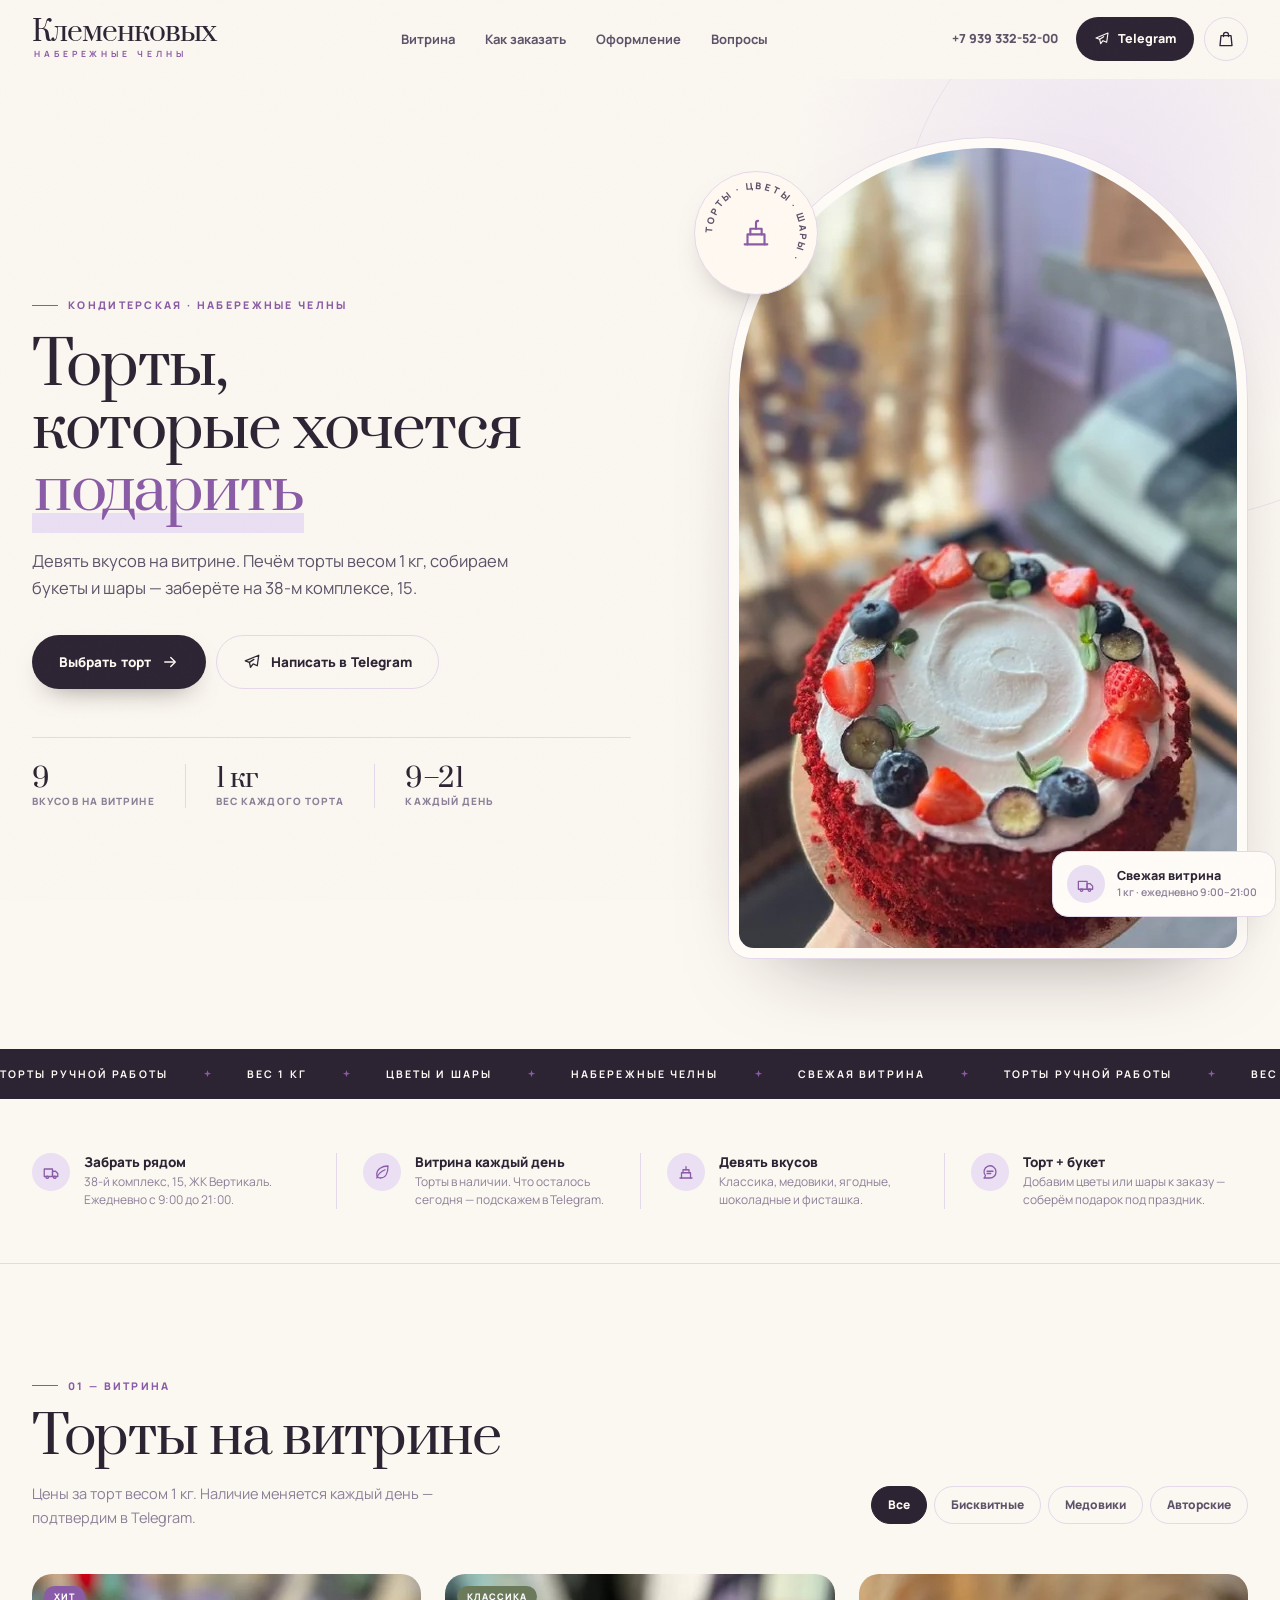
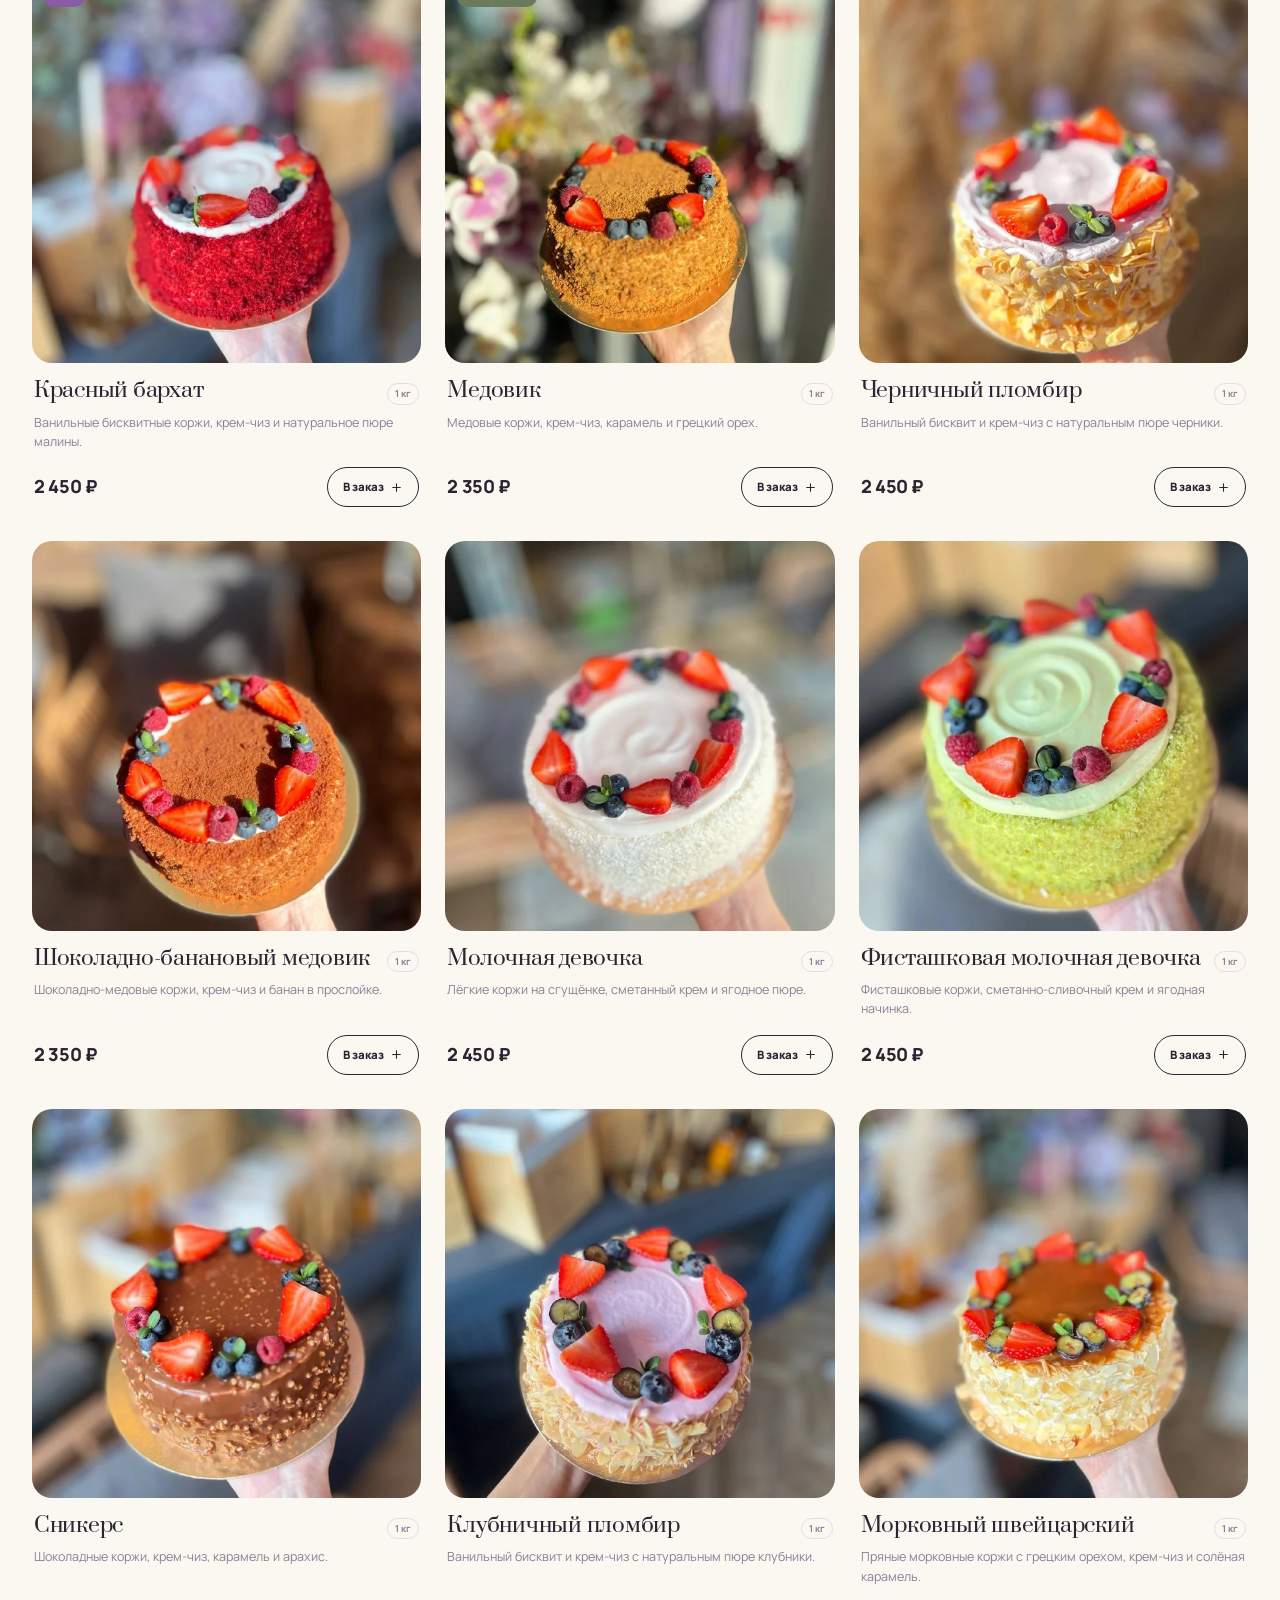
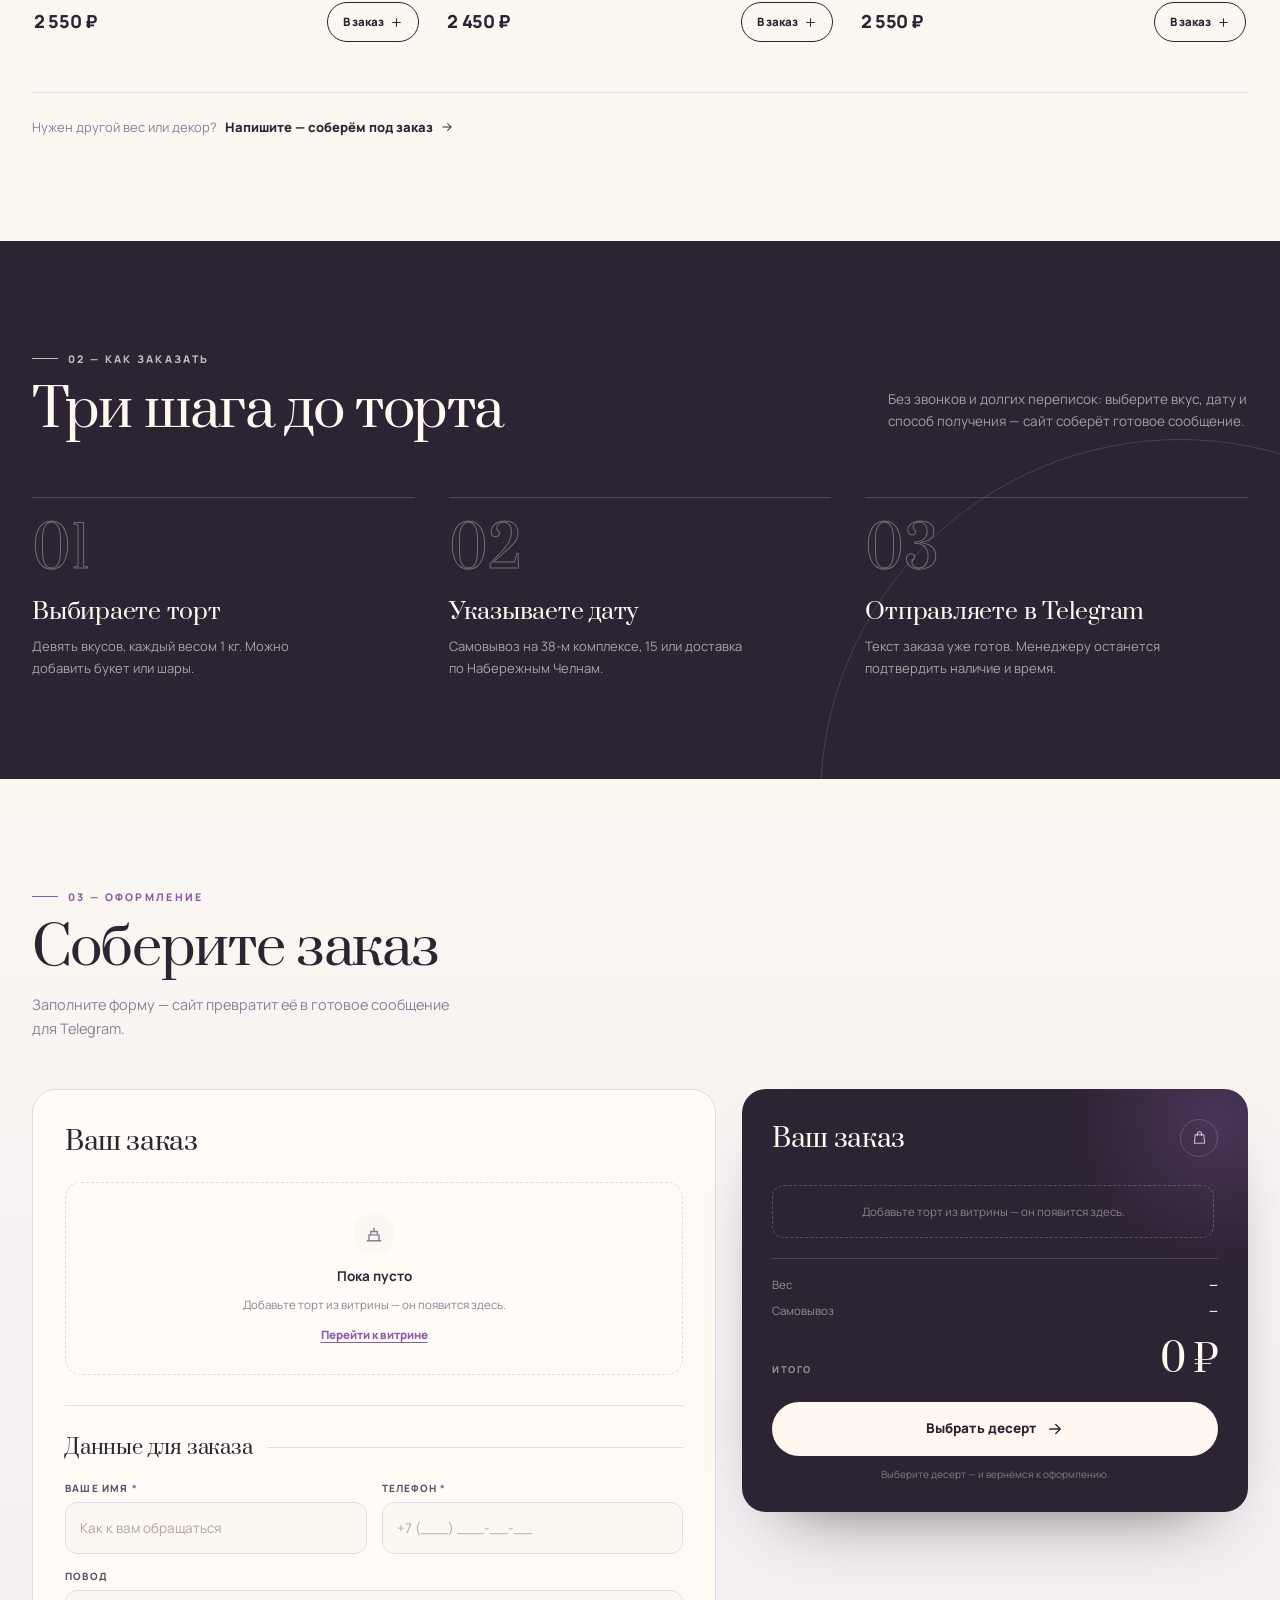
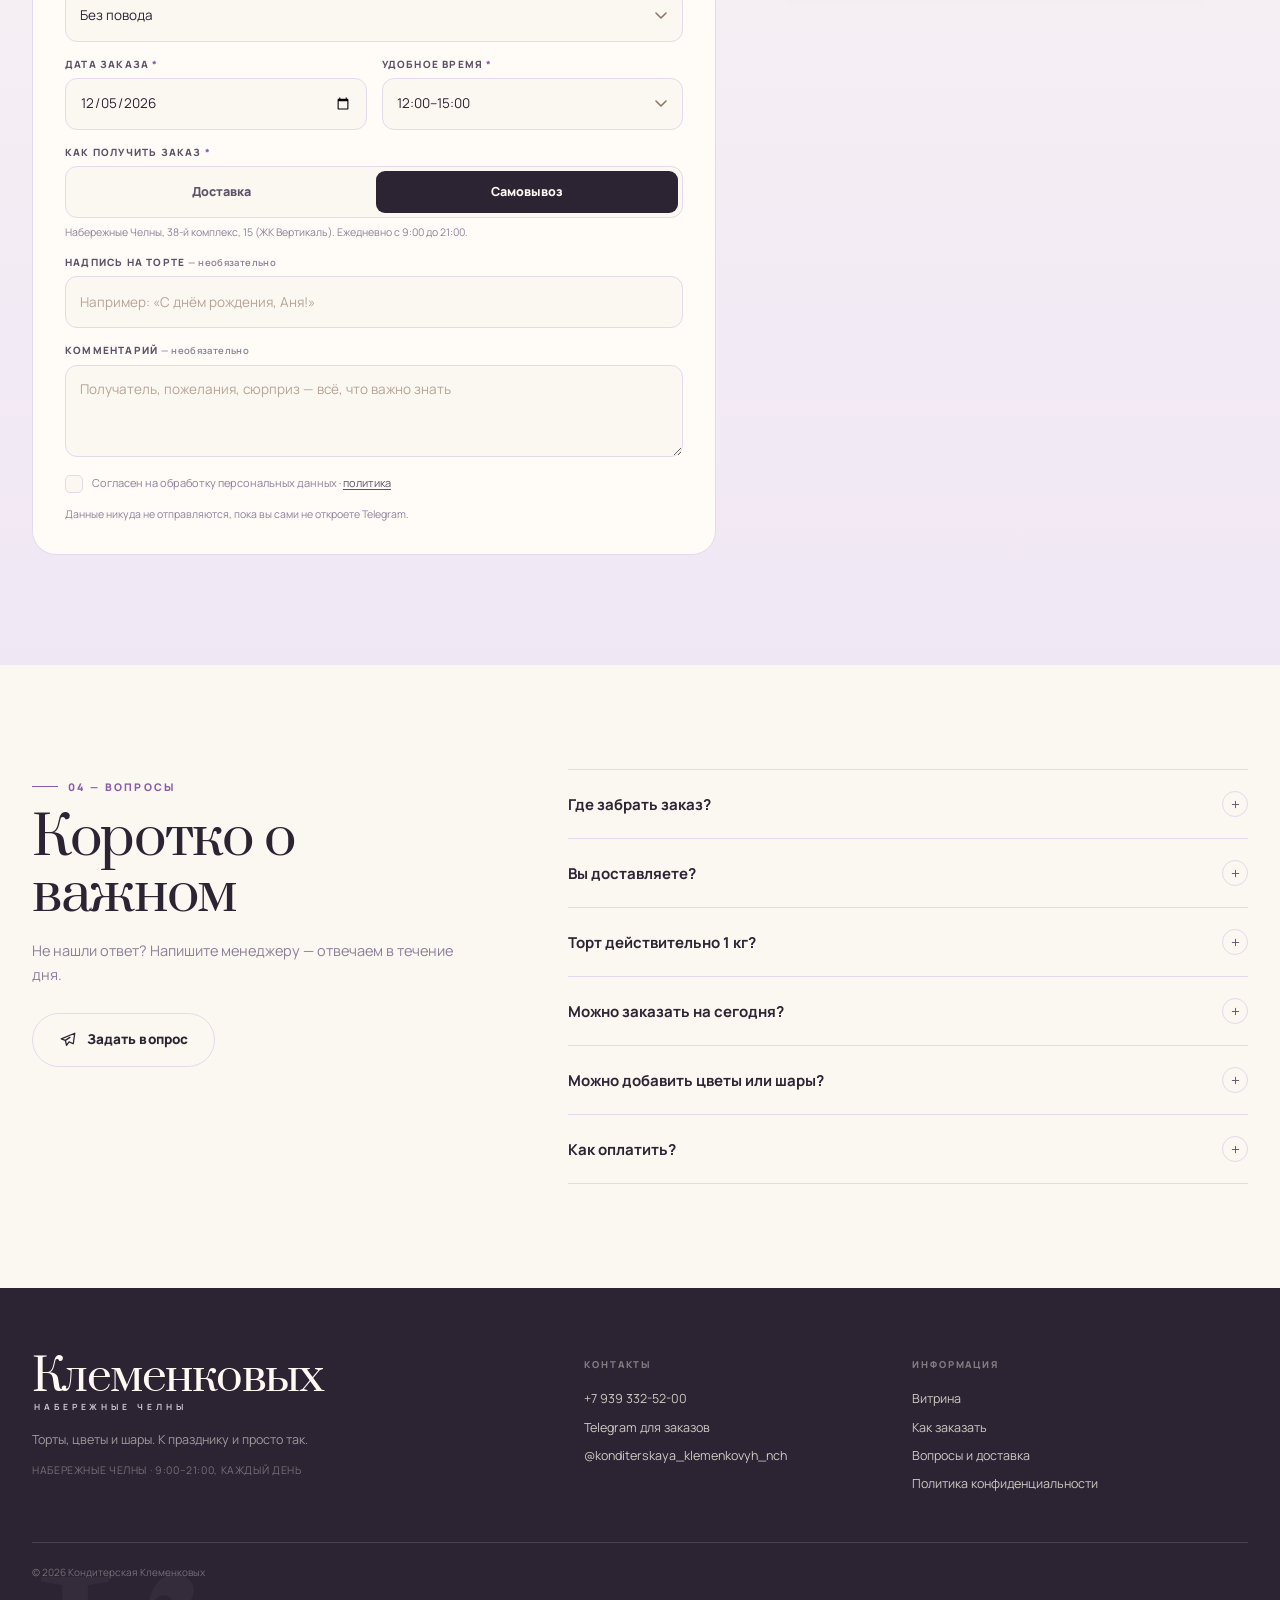
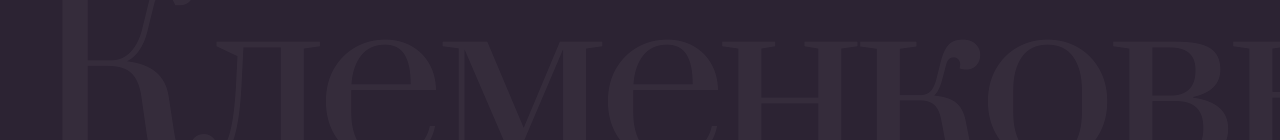
<file: index.html>
<!doctype html>
<html lang="ru">
<head>
  <meta charset="utf-8">
  <meta name="viewport" content="width=device-width, initial-scale=1">
  <title>Кондитерская Клеменковых — торты 1 кг в Набережных Челнах</title>
  <meta name="description" content="Домашние торты весом 1 кг: «Красный бархат», медовики, ягодные, шоколадные и фисташковые. Кондитерская на 38-м комплексе, 15. Заказ в Telegram.">
  <meta name="theme-color" content="#FBF7F1">
  <meta name="format-detection" content="telephone=no">

  <meta property="og:type" content="website">
  <meta property="og:locale" content="ru_RU">
  <meta property="og:site_name" content="Кондитерская Клеменковых">
  <meta property="og:title" content="Кондитерская Клеменковых — торты 1 кг в Набережных Челнах">
  <meta property="og:description" content="Домашние торты весом 1 кг: «Красный бархат», медовики, ягодные, шоколадные и фисташковые. Кондитерская на 38-м комплексе, 15. Заказ в Telegram.">
  <meta property="og:image" content="https://coderrrcoffee.github.io/klemenkovyh-site/assets/photos/og.jpg">
  <meta name="twitter:card" content="summary_large_image">

  <link rel="preconnect" href="https://fonts.googleapis.com">
  <link rel="preconnect" href="https://fonts.gstatic.com" crossorigin>
  <link href="https://fonts.googleapis.com/css2?family=Manrope:wght@400;500;600;700;800&family=Prata&display=swap" rel="stylesheet">
  <link rel="stylesheet" href="assets/style.css">
  <link rel="icon" id="favicon" href="data:image/svg+xml,%3Csvg%20xmlns%3D%22http%3A%2F%2Fwww.w3.org%2F2000%2Fsvg%22%20viewBox%3D%220%200%2064%2064%22%3E%3Crect%20width%3D%2264%22%20height%3D%2264%22%20rx%3D%2216%22%20fill%3D%22%23FBF7F1%22%2F%3E%3Ctext%20x%3D%2232%22%20y%3D%2244%22%20font-family%3D%22Georgia%2Cserif%22%20font-size%3D%2236%22%20text-anchor%3D%22middle%22%20fill%3D%22%238A5BA6%22%3E%D0%9A%3C%2Ftext%3E%3C%2Fsvg%3E">

  <script src="config.js"></script>
  <script>
    /* Красим интерфейс до первой отрисовки — без вспышки чужой темы. */
    (function () {
      var c = window.SITE_CONFIG;
      if (!c || !c.theme) return;
      var r = document.documentElement;
      Object.keys(c.theme).forEach(function (k) {
        r.style.setProperty('--' + k.replace(/[A-Z]/g, function (m) { return '-' + m.toLowerCase(); }), c.theme[k]);
      });
    })();
  </script>

  <script type="application/ld+json">{
  "@context": "https://schema.org",
  "@type": "Bakery",
  "name": "Кондитерская Клеменковых",
  "description": "Домашние торты весом 1 кг: «Красный бархат», медовики, ягодные, шоколадные и фисташковые. Кондитерская на 38-м комплексе, 15. Заказ в Telegram.",
  "telephone": "+79393325200",
  "priceRange": "2 350–2 550 ₽",
  "servesCuisine": "Десерты, торты, чизкейки",
  "sameAs": [
    "https://t.me/konditerskaya_klemenkovyh_nch",
    "https://t.me/konditerskaya_klemenkovyh"
  ],
  "address": {
    "@type": "PostalAddress",
    "addressLocality": "Набережные Челны",
    "addressCountry": "RU"
  },
  "openingHours": "Mo-Su 09:00-21:00",
  "url": "https://coderrrcoffee.github.io/klemenkovyh-site",
  "image": "https://coderrrcoffee.github.io/klemenkovyh-site/assets/photos/og.jpg",
  "hasOfferCatalog": {
    "@type": "OfferCatalog",
    "name": "Десерты",
    "itemListElement": [
      {
        "@type": "Offer",
        "position": 1,
        "price": 2450,
        "priceCurrency": "RUB",
        "availability": "https://schema.org/InStock",
        "itemOffered": {
          "@type": "Product",
          "name": "Красный бархат",
          "description": "Ванильные бисквитные коржи, крем-чиз и натуральное пюре малины.",
          "image": "https://coderrrcoffee.github.io/klemenkovyh-site/assets/photos/red-velvet.webp"
        }
      },
      {
        "@type": "Offer",
        "position": 2,
        "price": 2350,
        "priceCurrency": "RUB",
        "availability": "https://schema.org/InStock",
        "itemOffered": {
          "@type": "Product",
          "name": "Медовик",
          "description": "Медовые коржи, крем-чиз, карамель и грецкий орех.",
          "image": "https://coderrrcoffee.github.io/klemenkovyh-site/assets/photos/medovik.webp"
        }
      },
      {
        "@type": "Offer",
        "position": 3,
        "price": 2450,
        "priceCurrency": "RUB",
        "availability": "https://schema.org/InStock",
        "itemOffered": {
          "@type": "Product",
          "name": "Черничный пломбир",
          "description": "Ванильный бисквит и крем-чиз с натуральным пюре черники.",
          "image": "https://coderrrcoffee.github.io/klemenkovyh-site/assets/photos/blackberry.webp"
        }
      },
      {
        "@type": "Offer",
        "position": 4,
        "price": 2350,
        "priceCurrency": "RUB",
        "availability": "https://schema.org/InStock",
        "itemOffered": {
          "@type": "Product",
          "name": "Шоколадно-банановый медовик",
          "description": "Шоколадно-медовые коржи, крем-чиз и банан в прослойке.",
          "image": "https://coderrrcoffee.github.io/klemenkovyh-site/assets/photos/choc-banana.webp"
        }
      },
      {
        "@type": "Offer",
        "position": 5,
        "price": 2450,
        "priceCurrency": "RUB",
        "availability": "https://schema.org/InStock",
        "itemOffered": {
          "@type": "Product",
          "name": "Молочная девочка",
          "description": "Лёгкие коржи на сгущёнке, сметанный крем и ягодное пюре.",
          "image": "https://coderrrcoffee.github.io/klemenkovyh-site/assets/photos/milk-girl.webp"
        }
      },
      {
        "@type": "Offer",
        "position": 6,
        "price": 2450,
        "priceCurrency": "RUB",
        "availability": "https://schema.org/InStock",
        "itemOffered": {
          "@type": "Product",
          "name": "Фисташковая молочная девочка",
          "description": "Фисташковые коржи, сметанно-сливочный крем и ягодная начинка.",
          "image": "https://coderrrcoffee.github.io/klemenkovyh-site/assets/photos/pistachio.webp"
        }
      },
      {
        "@type": "Offer",
        "position": 7,
        "price": 2550,
        "priceCurrency": "RUB",
        "availability": "https://schema.org/InStock",
        "itemOffered": {
          "@type": "Product",
          "name": "Сникерс",
          "description": "Шоколадные коржи, крем-чиз, карамель и арахис.",
          "image": "https://coderrrcoffee.github.io/klemenkovyh-site/assets/photos/snickers.webp"
        }
      },
      {
        "@type": "Offer",
        "position": 8,
        "price": 2450,
        "priceCurrency": "RUB",
        "availability": "https://schema.org/InStock",
        "itemOffered": {
          "@type": "Product",
          "name": "Клубничный пломбир",
          "description": "Ванильный бисквит и крем-чиз с натуральным пюре клубники.",
          "image": "https://coderrrcoffee.github.io/klemenkovyh-site/assets/photos/strawberry.webp"
        }
      },
      {
        "@type": "Offer",
        "position": 9,
        "price": 2550,
        "priceCurrency": "RUB",
        "availability": "https://schema.org/InStock",
        "itemOffered": {
          "@type": "Product",
          "name": "Морковный швейцарский",
          "description": "Пряные морковные коржи с грецким орехом, крем-чиз и солёная карамель.",
          "image": "https://coderrrcoffee.github.io/klemenkovyh-site/assets/photos/carrot.webp"
        }
      }
    ]
  }
}</script>
</head>
<body>
  <a class="skip-link" href="#catalog">Перейти к витрине</a>

  <header class="site-header" id="top">
    <div class="wrap header-inner">
      <a class="logo" href="#top" aria-label="Кондитерская Клеменковых — на главную">
        <span class="logo-line1" data-bind="brand.logoLine1">cheesecake</span>
        <span class="logo-line2" data-bind="brand.logoLine2">kazan</span>
      </a>

      <nav class="nav" aria-label="Основная навигация">
        <a href="#catalog">Витрина</a>
        <a href="#how">Как заказать</a>
        <a href="#order">Оформление</a>
        <a href="#faq">Вопросы</a>
      </nav>

      <div class="header-actions">
        <a class="header-phone js-phone-link" href="tel:+79393325200" data-bind="contacts.phoneDisplay">+7 917 222-56-54</a>
        <a class="header-tg js-tg-link" href="https://t.me/konditerskaya_klemenkovyh" target="_blank" rel="noopener" aria-label="Написать в Telegram">
          <svg viewBox="0 0 24 24" fill="none" stroke="currentColor" stroke-width="1.7" stroke-linecap="round" stroke-linejoin="round" aria-hidden="true"><path d="M21 3 3 10.5l5.5 2L10 19l3.5-4.5L19 17 21 3Z"/><path d="m8.5 12.5 6-4"/></svg>
          <span>Telegram</span>
        </a>
        <button class="icon-btn" id="cartBtn" type="button" aria-label="Перейти к оформлению заказа">
          <svg viewBox="0 0 24 24" fill="none" stroke="currentColor" stroke-width="1.6" stroke-linecap="round" stroke-linejoin="round" aria-hidden="true"><path d="M6 8h12l1.2 12H4.8L6 8Z"/><path d="M9 9V7a3 3 0 0 1 6 0v2"/></svg>
          <span class="cart-count" data-cart-count hidden>0</span>
        </button>
      </div>
    </div>
  </header>

  <main>
    <!-- ── Первый экран ────────────────────────────────────── -->
    <section class="hero">
      <div class="wrap hero-grid">
        <div class="hero-copy">
          <p class="eyebrow" data-bind="hero.eyebrow">Кондитерская · Казань</p>
          <h1 data-bind-html="hero.titleHtml">Чизкейки и торты,<br>к которым не нужен <em>повод</em></h1>
          <p class="hero-text" data-bind="hero.text">Более 30 видов десертов. Готовим день в день и привозим бесплатно по Казани.</p>

          <div class="hero-actions">
            <a class="btn btn--primary" href="#catalog">
              <span data-bind="hero.primaryCta">Выбрать десерт</span>
              <svg viewBox="0 0 24 24" fill="none" stroke="currentColor" stroke-width="1.8" stroke-linecap="round" stroke-linejoin="round" aria-hidden="true"><path d="M5 12h13"/><path d="m13 6 6 6-6 6"/></svg>
            </a>
            <a class="btn btn--ghost js-tg-link" href="https://t.me/konditerskaya_klemenkovyh" target="_blank" rel="noopener">
              <svg viewBox="0 0 24 24" fill="none" stroke="currentColor" stroke-width="1.7" stroke-linecap="round" stroke-linejoin="round" aria-hidden="true"><path d="M21 3 3 10.5l5.5 2L10 19l3.5-4.5L19 17 21 3Z"/><path d="m8.5 12.5 6-4"/></svg>
              <span data-bind="hero.secondaryCta">Написать в Telegram</span>
            </a>
          </div>

          <div class="hero-stats" id="heroStats"></div>
        </div>

        <div class="hero-visual">
          <div class="hero-frame">
            <img data-bind-src="hero.image" data-bind-alt="hero.imageAlt" src="assets/photos/hero.webp" alt="Ассорти чизкейков" width="640" height="800" fetchpriority="high">
          </div>

          <div class="hero-sticker" aria-hidden="true">
            <svg class="sticker-ring" viewBox="0 0 120 120">
              <defs>
                <path id="stickerPath" d="M60,60 m-43,0 a43,43 0 1,1 86,0 a43,43 0 1,1 -86,0"/>
              </defs>
              <text>
                <textPath href="#stickerPath" startOffset="0" data-bind="hero.sticker">свежая выпечка · каждый день ·</textPath>
              </text>
            </svg>
            <span class="sticker-icon">
              <svg viewBox="0 0 24 24" fill="none" stroke="currentColor" stroke-width="1.5" stroke-linecap="round" stroke-linejoin="round" aria-hidden="true"><path d="M4 20h16"/><path d="M6 20v-7h12v7"/><path d="M8 13V9h8v4"/><path d="M12 9V5"/><path d="M12 5c0-1 .7-1.6 1.5-1.6"/></svg>
            </span>
          </div>

          <div class="hero-badge">
            <span class="hero-badge-icon">
              <svg viewBox="0 0 24 24" fill="none" stroke="currentColor" stroke-width="1.6" stroke-linecap="round" stroke-linejoin="round" aria-hidden="true"><path d="M3 8h11v10H3z"/><path d="M14 11h4l3 3v4h-7z"/><circle cx="7" cy="19" r="1.6"/><circle cx="17" cy="19" r="1.6"/></svg>
            </span>
            <span class="hero-badge-text">
              <strong data-bind="hero.badgeTitle">Бесплатная доставка</strong>
              <span data-bind="hero.badgeText">по Казани · день в день</span>
            </span>
          </div>
        </div>
      </div>
    </section>

    <div class="marquee" aria-hidden="true">
      <div class="marquee-track" id="marqueeTrack"></div>
    </div>

    <!-- ── Преимущества ────────────────────────────────────── -->
    <section class="trust" aria-label="Почему мы">
      <div class="wrap">
        <div class="trust-grid" id="trustGrid"></div>
      </div>
    </section>

    <!-- ── Витрина ─────────────────────────────────────────── -->
    <section class="section catalog" id="catalog">
      <div class="wrap">
        <div class="section-head">
          <div class="section-head-copy">
            <p class="eyebrow" data-bind="catalog.eyebrow">01 — Витрина</p>
            <h2 class="section-title" data-bind="catalog.title">Выберите свой десерт</h2>
            <p class="section-text" data-bind="catalog.text">Цены за десерт целиком или набор.</p>
          </div>
          <div class="filters" id="filters" role="group" aria-label="Категории десертов"></div>
        </div>

        <div class="catalog-grid" id="catalogGrid"></div>

        <noscript>
          <p class="catalog-noscript">Для выбора десертов включите JavaScript — или напишите нам в Telegram, и мы соберём заказ вручную.</p>
        </noscript>

        <p class="catalog-note">
          <span data-bind="catalog.note">Не нашли свой вкус?</span>
          <a class="js-tg-link" href="https://t.me/konditerskaya_klemenkovyh" target="_blank" rel="noopener">
            <span data-bind="catalog.noteLink">Напишите в Telegram — соберём под заказ</span>
            <svg viewBox="0 0 24 24" fill="none" stroke="currentColor" stroke-width="1.8" stroke-linecap="round" stroke-linejoin="round" aria-hidden="true"><path d="M5 12h13"/><path d="m13 6 6 6-6 6"/></svg>
          </a>
        </p>
      </div>
    </section>

    <!-- ── Как заказать ────────────────────────────────────── -->
    <section class="how" id="how">
      <div class="wrap">
        <div class="how-head">
          <div>
            <p class="eyebrow eyebrow--light" data-bind="steps.eyebrow">02 — Как заказать</p>
            <h2 class="section-title" data-bind="steps.title">Три шага до десерта</h2>
          </div>
          <p class="how-text" data-bind="steps.text">Выберите десерты, укажите детали — и отправьте готовый заказ в Telegram.</p>
        </div>
        <div class="how-grid" id="stepsGrid"></div>
      </div>
    </section>

    <!-- ── Оформление ──────────────────────────────────────── -->
    <section class="order-section" id="order">
      <div class="wrap">
        <div class="section-head">
          <div class="section-head-copy">
            <p class="eyebrow" data-bind="order.eyebrow">03 — Оформление</p>
            <h2 class="section-title" data-bind="order.title">Соберите заказ</h2>
            <p class="section-text" data-bind="order.text">Заполните форму — сайт превратит её в готовое сообщение для Telegram.</p>
          </div>
        </div>

        <div class="order-grid">
          <div class="order-card">
            <div class="order-card-head">
              <h3 data-bind="order.summaryTitle">Ваш заказ</h3>
              <span class="order-card-count" id="cartHeadCount"></span>
            </div>

            <div id="orderItems" aria-live="polite"></div>

            <div class="form-title">
              <h3 data-bind="order.formTitle">Данные для доставки</h3>
            </div>

            <form id="orderForm" novalidate autocomplete="on">
              <div class="form-grid">
                <div class="field" data-field="name">
                  <label for="name">Ваше имя <span class="req">*</span></label>
                  <input id="name" name="name" type="text" autocomplete="name" placeholder="Как к вам обращаться" maxlength="60">
                  <span class="field-error" id="nameError"></span>
                </div>

                <div class="field" data-field="phone">
                  <label for="phone">Телефон <span class="req">*</span></label>
                  <input id="phone" name="phone" type="tel" inputmode="tel" autocomplete="tel" placeholder="+7 (___) ___-__-__" maxlength="18">
                  <span class="field-error" id="phoneError"></span>
                </div>

                <div class="field field--full" data-field="occasion">
                  <label for="occasion">Повод</label>
                  <select id="occasion" name="occasion"></select>
                </div>

                <div class="field" data-field="date">
                  <label for="date"><span data-bind="delivery.dateLabel">Дата доставки</span> <span class="req">*</span></label>
                  <input id="date" name="date" type="date">
                  <span class="field-error" id="dateError"></span>
                </div>

                <div class="field" data-field="time">
                  <label for="time"><span data-bind="delivery.timeLabel">Удобное время</span> <span class="req">*</span></label>
                  <select id="time" name="time"></select>
                  <span class="field-hint" id="timeHint"></span>
                  <span class="field-error" id="timeError"></span>
                </div>

                <div class="field field--full" data-field="method">
                  <label><span data-bind="delivery.methodLabel">Способ получения</span> <span class="req">*</span></label>
                  <div class="segmented" role="radiogroup" aria-label="Способ получения">
                    <label>
                      <input type="radio" name="method" value="delivery" checked>
                      <span>Доставка</span>
                    </label>
                    <label>
                      <input type="radio" name="method" value="pickup">
                      <span>Самовывоз</span>
                    </label>
                  </div>
                  <span class="field-hint" id="pickupHint" hidden></span>
                </div>

                <div class="field field--full" data-field="pickupLocation" id="pickupLocationField" hidden>
                  <label for="pickupLocation"><span data-bind="delivery.pickupLocationLabel">Точка самовывоза</span> <span class="req">*</span></label>
                  <select id="pickupLocation" name="pickupLocation"></select>
                  <span class="field-error" id="pickupLocationError"></span>
                </div>

                <div class="field field--full" data-field="address" id="addressField">
                  <label for="address">Адрес доставки <span class="req">*</span></label>
                  <input id="address" name="address" type="text" autocomplete="street-address" placeholder="Улица, дом, квартира" maxlength="160">
                  <span class="field-error" id="addressError"></span>
                </div>

                <div class="field field--full" data-field="inscription" id="inscriptionField">
                  <label for="inscription">Надпись на торте <span class="optional">— необязательно</span></label>
                  <input id="inscription" name="inscription" type="text" placeholder="Например: «С днём рождения, Аня!»" maxlength="80">
                </div>

                <div class="field field--full" data-field="comment">
                  <label for="comment">Комментарий <span class="optional">— необязательно</span></label>
                  <textarea id="comment" name="comment" rows="3" placeholder="Получатель, пожелания, сюрприз — всё, что важно знать" maxlength="500"></textarea>
                </div>
              </div>

              <div class="consent-wrap" data-field="consent">
                <label class="consent">
                  <input type="checkbox" id="consent" name="consent">
                  <span><span data-bind="order.consent">Согласен на обработку персональных данных</span> · <a href="privacy.html" target="_blank" rel="noopener">политика</a></span>
                </label>
                <span class="field-error" id="consentError"></span>
              </div>

              <p class="form-note">Данные никуда не отправляются, пока вы сами не откроете Telegram.</p>
              <button type="submit" class="sr-only">Оформить заказ</button>
            </form>
          </div>

          <aside class="summary" id="summary" aria-label="Итог заказа">
            <div class="summary-head">
              <div>
                <h3 data-bind="order.summaryTitle">Ваш заказ</h3>
                <p class="summary-count" id="summaryCount"></p>
              </div>
              <span class="summary-icon" aria-hidden="true">
                <svg viewBox="0 0 24 24" fill="none" stroke="currentColor" stroke-width="1.5" stroke-linecap="round" stroke-linejoin="round"><path d="M6 8h12l1.2 12H4.8L6 8Z"/><path d="M9 9V7a3 3 0 0 1 6 0v2"/></svg>
              </span>
            </div>

            <div class="summary-list" id="summaryList"></div>

            <div class="summary-totals">
              <div class="summary-row"><span>Вес</span><b id="summaryWeight">—</b></div>
              <div class="summary-row"><span data-bind="delivery.summaryLabel">Доставка</span><b id="summaryDelivery">—</b></div>
              <div class="summary-total">
                <span>Итого</span>
                <strong id="summaryTotal">0 ₽</strong>
              </div>
            </div>

            <button class="btn btn--light" id="checkoutBtn" type="button">
              <span data-bind="order.submit">Оформить в Telegram</span>
              <svg viewBox="0 0 24 24" fill="none" stroke="currentColor" stroke-width="1.8" stroke-linecap="round" stroke-linejoin="round" aria-hidden="true"><path d="M5 12h13"/><path d="m13 6 6 6-6 6"/></svg>
            </button>
            <p class="summary-note" data-bind="order.submitNote">Откроется чат с продавцом, текст заказа уже будет вставлен.</p>
          </aside>
        </div>
      </div>
    </section>

    <!-- ── FAQ ─────────────────────────────────────────────── -->
    <section class="section faq" id="faq">
      <div class="wrap faq-grid">
        <div class="faq-copy">
          <p class="eyebrow" data-bind="faq.eyebrow">04 — Вопросы</p>
          <h2 class="section-title" data-bind="faq.title">Коротко о важном</h2>
          <p class="section-text" data-bind="faq.text">Не нашли ответ? Напишите в Telegram — отвечаем моментально.</p>
          <a class="btn btn--ghost js-tg-link" href="https://t.me/konditerskaya_klemenkovyh" target="_blank" rel="noopener">
            <svg viewBox="0 0 24 24" fill="none" stroke="currentColor" stroke-width="1.7" stroke-linecap="round" stroke-linejoin="round" aria-hidden="true"><path d="M21 3 3 10.5l5.5 2L10 19l3.5-4.5L19 17 21 3Z"/><path d="m8.5 12.5 6-4"/></svg>
            <span>Задать вопрос</span>
          </a>
        </div>
        <div class="faq-list" id="faqList"></div>
      </div>
    </section>
  </main>

  <footer class="footer" id="contacts">
    <div class="wrap">
      <div class="footer-top">
        <div>
          <a class="logo logo--footer" href="#top" aria-label="Кондитерская Клеменковых — наверх">
            <span class="logo-line1" data-bind="brand.logoLine1">cheesecake</span>
            <span class="logo-line2" data-bind="brand.logoLine2">kazan</span>
          </a>
          <p class="footer-note" data-bind="footer.note">Десерты, которые не нужно искать повода.</p>
          <p class="footer-city"><span data-bind="brand.city">Казань</span> · <span data-bind="delivery.hours">8:00–20:00</span>, <span data-bind="delivery.days">каждый день</span></p>
        </div>

        <div>
          <h4>Контакты</h4>
          <div class="footer-links">
            <a class="js-phone-link" href="tel:+79393325200" data-bind="contacts.phoneDisplay">+7 917 222-56-54</a>
            <a class="js-tg-link" href="https://t.me/konditerskaya_klemenkovyh" target="_blank" rel="noopener">Telegram для заказов</a>
            <a class="js-channel-link" href="https://t.me/konditerskaya_klemenkovyh_nch" target="_blank" rel="noopener" data-bind="contacts.telegramChannelLabel">@cheesecakekazan</a>
          </div>
        </div>

        <div>
          <h4>Информация</h4>
          <div class="footer-links">
            <a href="#catalog">Витрина</a>
            <a href="#how">Как заказать</a>
            <a href="#faq">Вопросы и доставка</a>
            <a href="privacy.html">Политика конфиденциальности</a>
          </div>
        </div>
      </div>

      <div class="footer-bottom">
        <span>© <span id="year"></span> <span data-bind="brand.name">Cheesecake Kazan</span></span>
        <span data-bind="footer.credit"></span>
      </div>

      <div class="footer-watermark" aria-hidden="true" data-bind="brand.logoLine1">cheesecake</div>
    </div>
  </footer>

  <div class="mobile-bar" id="mobileBar" aria-hidden="true">
    <div>
      <div class="mobile-bar-meta" id="mobileBarMeta">0 десертов</div>
      <div class="mobile-bar-total" id="mobileBarTotal">0 ₽</div>
    </div>
    <button class="btn" id="mobileBarBtn" type="button">
      Оформить
      <svg viewBox="0 0 24 24" fill="none" stroke="currentColor" stroke-width="1.8" stroke-linecap="round" stroke-linejoin="round" aria-hidden="true"><path d="M5 12h13"/><path d="m13 6 6 6-6 6"/></svg>
    </button>
  </div>

  <div class="toast" id="toast" role="status" aria-live="polite"></div>

  <dialog class="modal" id="orderModal" aria-labelledby="modalTitle">
    <div class="modal-card">
      <button class="modal-close" id="modalClose" type="button" aria-label="Закрыть">
        <svg viewBox="0 0 24 24" fill="none" stroke="currentColor" stroke-width="1.8" stroke-linecap="round" aria-hidden="true"><path d="M6 6l12 12M18 6 6 18"/></svg>
      </button>

      <div class="modal-icon" aria-hidden="true">
        <svg viewBox="0 0 24 24" fill="none" stroke="currentColor" stroke-width="2" stroke-linecap="round" stroke-linejoin="round"><path d="m5 12 4.5 4.5L19 7"/></svg>
      </div>

      <h2 id="modalTitle">Заказ собран</h2>
      <p>Осталось отправить его в Telegram — текст уже готов.</p>

      <pre id="orderText"></pre>

      <div class="modal-actions">
        <a class="btn btn--primary" id="tgSend" href="#" target="_blank" rel="noopener">
          <svg viewBox="0 0 24 24" fill="none" stroke="currentColor" stroke-width="1.7" stroke-linecap="round" stroke-linejoin="round" aria-hidden="true"><path d="M21 3 3 10.5l5.5 2L10 19l3.5-4.5L19 17 21 3Z"/><path d="m8.5 12.5 6-4"/></svg>
          Открыть Telegram
        </a>
        <button class="btn btn--ghost" id="copyBtn" type="button">Скопировать текст</button>
      </div>

      <p class="modal-hint">Если Telegram не открылся, скопируйте текст и вставьте его в чат вручную.</p>
    </div>
  </dialog>

  <script type="application/json" id="catalogFallback">{"products":[{"id":"red-velvet","name":"Красный бархат","desc":"Ванильные бисквитные коржи, крем-чиз и натуральное пюре малины.","price":2450,"weight":1000,"weightLabel":"1 кг","unit":"шт","category":"biscuit","image":"assets/photos/red-velvet.webp","badge":"Хит","badgeTone":"accent","available":true},{"id":"medovik","name":"Медовик","desc":"Медовые коржи, крем-чиз, карамель и грецкий орех.","price":2350,"weight":1000,"weightLabel":"1 кг","unit":"шт","category":"honey","image":"assets/photos/medovik.webp","badge":"Классика","badgeTone":"green","available":true},{"id":"blackberry","name":"Черничный пломбир","desc":"Ванильный бисквит и крем-чиз с натуральным пюре черники.","price":2450,"weight":1000,"weightLabel":"1 кг","unit":"шт","category":"biscuit","image":"assets/photos/blackberry.webp","badge":"","badgeTone":"accent","available":true},{"id":"choc-banana","name":"Шоколадно-банановый медовик","desc":"Шоколадно-медовые коржи, крем-чиз и банан в прослойке.","price":2350,"weight":1000,"weightLabel":"1 кг","unit":"шт","category":"honey","image":"assets/photos/choc-banana.webp","badge":"","badgeTone":"accent","available":true},{"id":"milk-girl","name":"Молочная девочка","desc":"Лёгкие коржи на сгущёнке, сметанный крем и ягодное пюре.","price":2450,"weight":1000,"weightLabel":"1 кг","unit":"шт","category":"biscuit","image":"assets/photos/milk-girl.webp","badge":"","badgeTone":"accent","available":true},{"id":"pistachio","name":"Фисташковая молочная девочка","desc":"Фисташковые коржи, сметанно-сливочный крем и ягодная начинка.","price":2450,"weight":1000,"weightLabel":"1 кг","unit":"шт","category":"signature","image":"assets/photos/pistachio.webp","badge":"","badgeTone":"accent","available":true},{"id":"snickers","name":"Сникерс","desc":"Шоколадные коржи, крем-чиз, карамель и арахис.","price":2550,"weight":1000,"weightLabel":"1 кг","unit":"шт","category":"biscuit","image":"assets/photos/snickers.webp","badge":"","badgeTone":"accent","available":true},{"id":"strawberry","name":"Клубничный пломбир","desc":"Ванильный бисквит и крем-чиз с натуральным пюре клубники.","price":2450,"weight":1000,"weightLabel":"1 кг","unit":"шт","category":"biscuit","image":"assets/photos/strawberry.webp","badge":"","badgeTone":"accent","available":true},{"id":"carrot","name":"Морковный швейцарский","desc":"Пряные морковные коржи с грецким орехом, крем-чиз и солёная карамель.","price":2550,"weight":1000,"weightLabel":"1 кг","unit":"шт","category":"signature","image":"assets/photos/carrot.webp","badge":"","badgeTone":"green","available":true}]}</script>
  <script src="assets/app.js"></script>
</body>
</html>
</file>
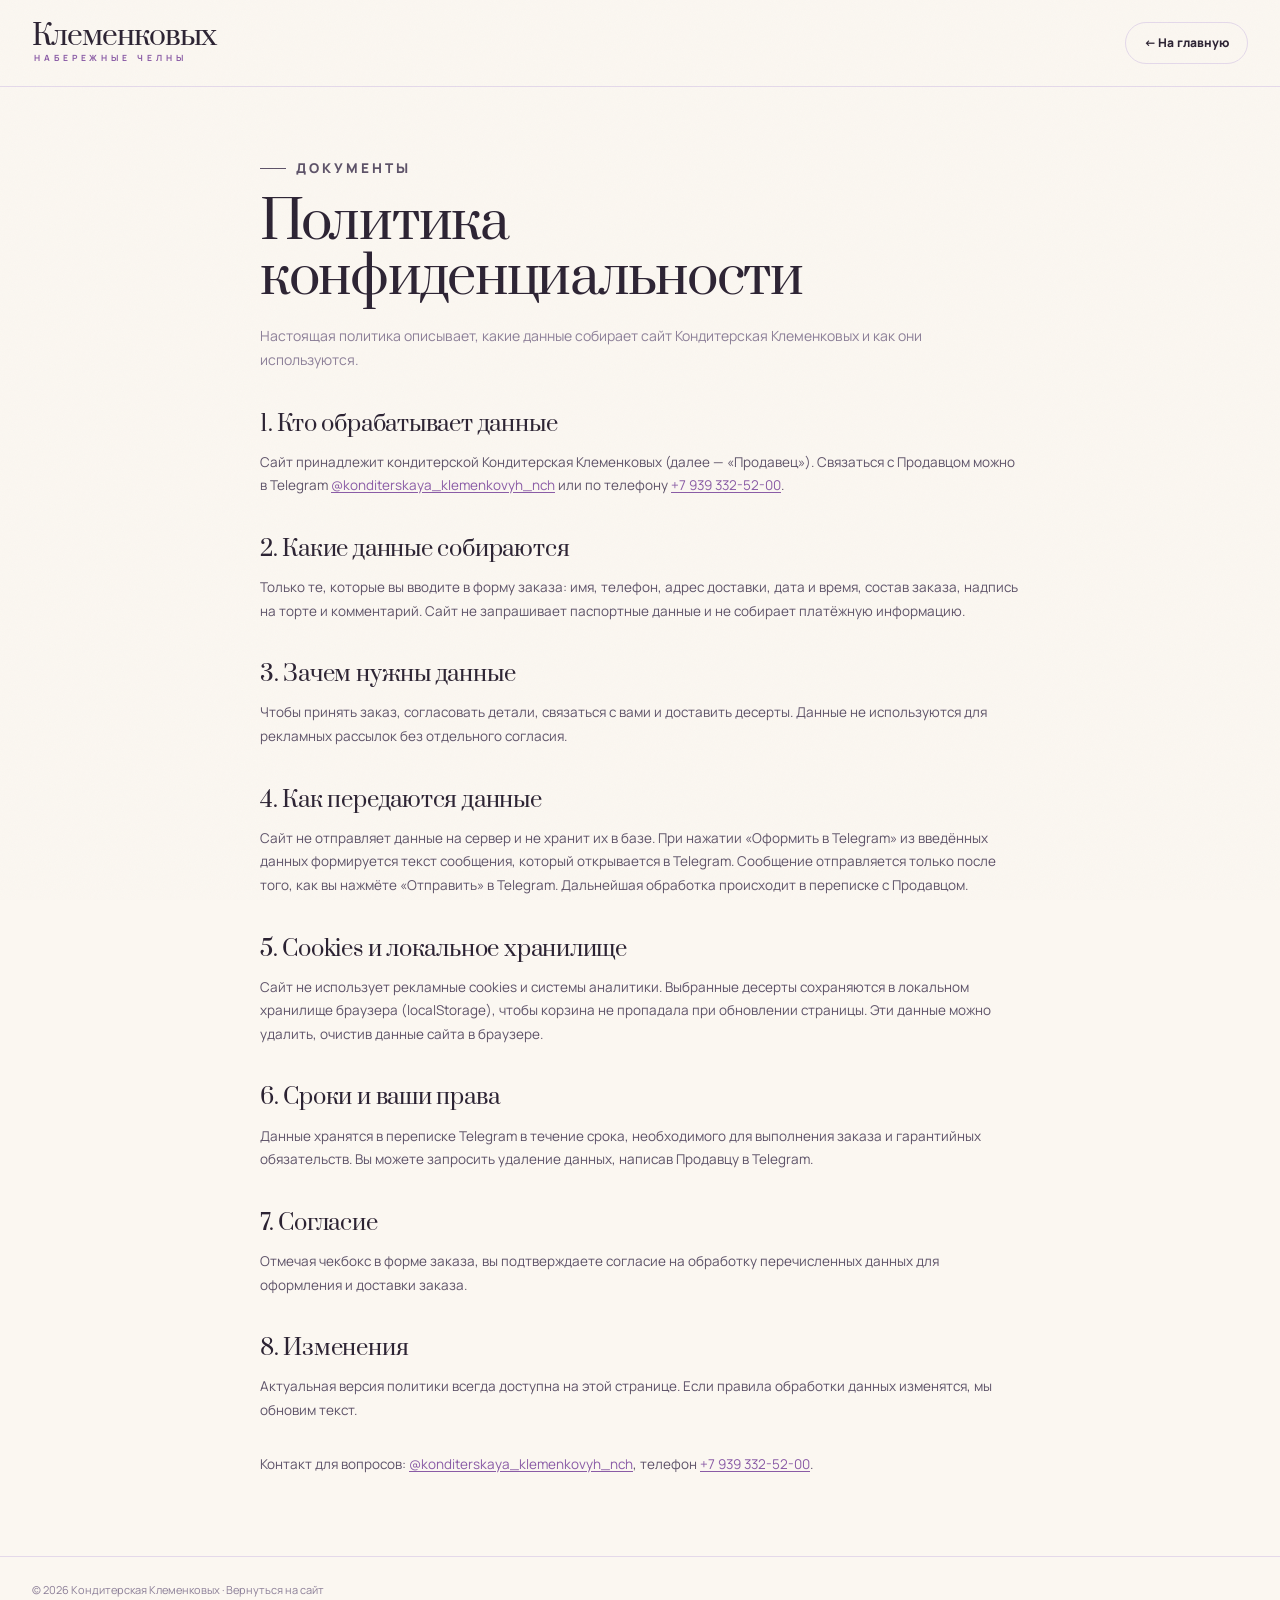
<file: privacy.html>
<!doctype html>
<html lang="ru">
<head>
  <meta charset="utf-8">
  <meta name="viewport" content="width=device-width, initial-scale=1">
  <title>Политика конфиденциальности — Кондитерская Клеменковых</title>
  <meta name="description" content="Как сайт Кондитерская Клеменковых обращается с данными покупателей.">
  <meta name="theme-color" content="#FBF7F1">
  <meta name="robots" content="noindex">
  <link rel="preconnect" href="https://fonts.googleapis.com">
  <link rel="preconnect" href="https://fonts.gstatic.com" crossorigin>
  <link href="https://fonts.googleapis.com/css2?family=Manrope:wght@400;500;600;700;800&family=Prata&display=swap" rel="stylesheet">
  <link rel="stylesheet" href="assets/style.css">
  <link rel="icon" id="favicon" href="data:image/svg+xml,%3Csvg xmlns='http://www.w3.org/2000/svg' viewBox='0 0 64 64'%3E%3Crect width='64' height='64' rx='16' fill='%23F8F2E8'/%3E%3Ctext x='32' y='44' font-family='Georgia,serif' font-size='36' text-anchor='middle' fill='%23A63D2F'%3Ec%3C/text%3E%3C/svg%3E">
  <script src="config.js"></script>
  <script>
    (function () {
      var c = window.SITE_CONFIG;
      if (!c || !c.theme) return;
      Object.keys(c.theme).forEach(function (k) {
        document.documentElement.style.setProperty('--' + k.replace(/[A-Z]/g, function (m) { return '-' + m.toLowerCase(); }), c.theme[k]);
      });
    })();
  </script>
</head>
<body class="legal-page">
  <header class="legal-header">
    <div class="wrap">
      <a class="logo" href="index.html" aria-label="Кондитерская Клеменковых — на главную">
        <span class="logo-line1" data-bind="brand.logoLine1">cheesecake</span>
        <span class="logo-line2" data-bind="brand.logoLine2">kazan</span>
      </a>
      <a class="btn btn--ghost" href="index.html">← На главную</a>
    </div>
  </header>

  <main class="legal-main wrap">
    <p class="eyebrow">Документы</p>
    <h1>Политика конфиденциальности</h1>
    <p class="legal-lead">Настоящая политика описывает, какие данные собирает сайт <span data-bind="brand.name">Cheesecake Kazan</span> и как они используются.</p>

    <h2>1. Кто обрабатывает данные</h2>
    <p>Сайт принадлежит кондитерской <span data-bind="brand.name">Cheesecake Kazan</span> (далее — «Продавец»). Связаться с Продавцом можно в Telegram <a class="js-tg-link" href="https://t.me/konditerskaya_klemenkovyh" target="_blank" rel="noopener"><span data-bind="contacts.telegramChannelLabel">@cheesecakekazan</span></a> или по телефону <a class="js-phone-link" href="tel:+79393325200" data-bind="contacts.phoneDisplay">+7 917 222-56-54</a>.</p>

    <h2>2. Какие данные собираются</h2>
    <p>Только те, которые вы вводите в форму заказа: имя, телефон, адрес доставки, дата и время, состав заказа, надпись на торте и комментарий. Сайт не запрашивает паспортные данные и не собирает платёжную информацию.</p>

    <h2>3. Зачем нужны данные</h2>
    <p>Чтобы принять заказ, согласовать детали, связаться с вами и доставить десерты. Данные не используются для рекламных рассылок без отдельного согласия.</p>

    <h2>4. Как передаются данные</h2>
    <p>Сайт не отправляет данные на сервер и не хранит их в базе. При нажатии «Оформить в Telegram» из введённых данных формируется текст сообщения, который открывается в Telegram. Сообщение отправляется только после того, как вы нажмёте «Отправить» в Telegram. Дальнейшая обработка происходит в переписке с Продавцом.</p>

    <h2>5. Cookies и локальное хранилище</h2>
    <p>Сайт не использует рекламные cookies и системы аналитики. Выбранные десерты сохраняются в локальном хранилище браузера (localStorage), чтобы корзина не пропадала при обновлении страницы. Эти данные можно удалить, очистив данные сайта в браузере.</p>

    <h2>6. Сроки и ваши права</h2>
    <p>Данные хранятся в переписке Telegram в течение срока, необходимого для выполнения заказа и гарантийных обязательств. Вы можете запросить удаление данных, написав Продавцу в Telegram.</p>

    <h2>7. Согласие</h2>
    <p>Отмечая чекбокс в форме заказа, вы подтверждаете согласие на обработку перечисленных данных для оформления и доставки заказа.</p>

    <h2>8. Изменения</h2>
    <p>Актуальная версия политики всегда доступна на этой странице. Если правила обработки данных изменятся, мы обновим текст.</p>

    <p style="margin-top: 30px;">Контакт для вопросов: <a class="js-tg-link" href="https://t.me/konditerskaya_klemenkovyh" target="_blank" rel="noopener"><span data-bind="contacts.telegramChannelLabel">@cheesecakekazan</span></a>, телефон <a class="js-phone-link" href="tel:+79393325200" data-bind="contacts.phoneDisplay">+7 917 222-56-54</a>.</p>
  </main>

  <footer class="legal-footer">
    <div class="wrap">© <span id="year"></span> <span data-bind="brand.name">Cheesecake Kazan</span> · <a href="index.html">Вернуться на сайт</a></div>
  </footer>

  <script src="assets/privacy.js"></script>
</body>
</html>
</file>
<file: assets/style.css>
/* ============================================================
   SWEET ORDER — универсальный стиль сайта-витрины кондитера
   Цвета приходят из config.js через CSS-переменные.
   ============================================================ */

:root {
  --bg: #f8f2e8;
  --bg-alt: #f1e6d7;
  --surface: #fffdf8;
  --ink: #241a15;
  --ink-soft: #5d4b41;
  --muted: #8c786b;
  --line: #e4d6c5;
  --accent: #a63d2f;
  --accent-soft: #f2dcd4;
  --green: #77864f;
  --dark: #241a15;
  --cream: #fff8ec;
  --radius: 22px;
  --wrap: 1240px;
  --font-display: "Prata", "Times New Roman", Georgia, serif;
  --font-body: "Manrope", -apple-system, BlinkMacSystemFont, "Segoe UI", Arial, sans-serif;
}

*,
*::before,
*::after { box-sizing: border-box; }

html {
  overflow-x: hidden;
  overflow-x: clip;
  scroll-behavior: smooth;
  scroll-padding-top: 92px;
  -webkit-text-size-adjust: 100%;
}

body {
  margin: 0;
  overflow-x: clip;
  background: var(--bg);
  color: var(--ink);
  font-family: var(--font-body);
  font-size: 16px;
  line-height: 1.55;
  -webkit-font-smoothing: antialiased;
  -moz-osx-font-smoothing: grayscale;
}

body.modal-open { overflow: hidden; }

h1, h2, h3, h4, p { margin: 0; }
img { display: block; max-width: 100%; }
a { color: inherit; text-decoration: none; }
button, input, select, textarea { font: inherit; color: inherit; }
button { cursor: pointer; }
[hidden] { display: none !important; }

::selection { background: var(--accent); color: var(--cream); }

:focus-visible {
  outline: 2px solid var(--accent);
  outline-offset: 3px;
  border-radius: 4px;
}

/* Лёгкое зерно поверх фона — добавляет «бумажную» фактуру. */
body::after {
  content: "";
  position: fixed;
  inset: 0;
  z-index: 999;
  pointer-events: none;
  opacity: .028;
  background-image: url("data:image/svg+xml,%3Csvg xmlns='http://www.w3.org/2000/svg' width='140' height='140'%3E%3Cfilter id='n'%3E%3CfeTurbulence type='fractalNoise' baseFrequency='.85' numOctaves='3' stitchTiles='stitch'/%3E%3C/filter%3E%3Crect width='100%25' height='100%25' filter='url(%23n)'/%3E%3C/svg%3E");
}

.wrap {
  width: min(var(--wrap), calc(100% - 64px));
  margin-inline: auto;
}

.sr-only {
  position: absolute;
  width: 1px;
  height: 1px;
  padding: 0;
  margin: -1px;
  overflow: hidden;
  clip: rect(0 0 0 0);
  white-space: nowrap;
  border: 0;
}

.skip-link {
  position: fixed;
  top: 10px;
  left: 10px;
  z-index: 1000;
  padding: 12px 18px;
  border-radius: 10px;
  background: var(--ink);
  color: var(--cream);
  font-size: 13px;
  font-weight: 700;
  transform: translateY(-160%);
  transition: transform .2s;
}
.skip-link:focus { transform: translateY(0); }

/* ── Типографика ─────────────────────────────────────────── */

.eyebrow {
  display: inline-flex;
  align-items: center;
  gap: 10px;
  margin: 0;
  color: var(--accent);
  font-size: 10.5px;
  font-weight: 800;
  letter-spacing: .22em;
  text-transform: uppercase;
}
.eyebrow::before {
  content: "";
  width: 26px;
  height: 1px;
  background: currentColor;
  flex: 0 0 auto;
}
.eyebrow--light { color: var(--cream); opacity: .72; }

.section-title {
  margin-top: 16px;
  font-family: var(--font-display);
  font-weight: 400;
  font-size: clamp(34px, 4.2vw, 56px);
  line-height: 1.04;
  letter-spacing: -.025em;
}

.section-text {
  max-width: 430px;
  margin-top: 16px;
  color: var(--muted);
  font-size: 14.5px;
  line-height: 1.65;
}

.section { padding: 104px 0; }

/* ── Кнопки ──────────────────────────────────────────────── */

.btn {
  display: inline-flex;
  align-items: center;
  justify-content: center;
  gap: 10px;
  min-height: 54px;
  padding: 0 26px;
  border: 1px solid transparent;
  border-radius: 100px;
  background: transparent;
  color: var(--ink);
  font-size: 13.5px;
  font-weight: 800;
  letter-spacing: .005em;
  line-height: 1;
  text-align: center;
  transition: background-color .25s, color .25s, border-color .25s, transform .25s, box-shadow .25s;
}
.btn svg { width: 18px; height: 18px; flex: 0 0 auto; }
.btn:hover { transform: translateY(-1px); }
.btn:active { transform: translateY(0); }
.btn:disabled { opacity: .45; cursor: not-allowed; transform: none; }

.btn--primary {
  background: var(--ink);
  color: var(--cream);
  box-shadow: 0 12px 28px -16px rgba(36, 26, 21, .6);
}
.btn--primary:hover { background: var(--accent); box-shadow: 0 16px 34px -16px rgba(166, 61, 47, .55); }

.btn--ghost {
  border-color: var(--line);
  background: transparent;
}
.btn--ghost:hover { border-color: var(--ink); background: var(--surface); }

.btn--light {
  background: var(--cream);
  color: var(--ink);
}
.btn--light:hover { background: var(--accent); color: var(--cream); }

/* ── Шапка ───────────────────────────────────────────────── */

.site-header {
  position: sticky;
  top: 0;
  z-index: 50;
  background: var(--bg);
  border-bottom: 1px solid transparent;
  transition: background-color .3s, border-color .3s, box-shadow .3s;
}
@supports (background: color-mix(in srgb, red 50%, transparent)) {
  .site-header { background: color-mix(in srgb, var(--bg) 84%, transparent); backdrop-filter: blur(16px); }
  .site-header.is-scrolled { background: color-mix(in srgb, var(--bg) 96%, transparent); }
}
.site-header.is-scrolled {
  border-bottom-color: var(--line);
  box-shadow: 0 10px 30px -24px rgba(36, 26, 21, .4);
}

.header-inner {
  display: flex;
  align-items: center;
  justify-content: space-between;
  gap: 24px;
  height: 78px;
}

.logo {
  display: inline-flex;
  flex-direction: column;
  flex: 0 0 auto;
  line-height: 1;
}
.logo-line1 {
  font-family: var(--font-display);
  font-size: 28px;
  letter-spacing: -.035em;
  line-height: .9;
}
.logo-line2 {
  margin-top: 5px;
  padding-left: 2px;
  color: var(--accent);
  font-size: 8.5px;
  font-weight: 700;
  letter-spacing: .46em;
  line-height: 1;
  text-transform: uppercase;
}

.nav {
  display: flex;
  align-items: center;
  gap: 30px;
}
.nav a {
  position: relative;
  color: var(--ink-soft);
  font-size: 13px;
  font-weight: 700;
  white-space: nowrap;
}
.nav a::after {
  content: "";
  position: absolute;
  left: 0;
  right: 100%;
  bottom: -5px;
  height: 1px;
  background: var(--accent);
  transition: right .25s ease;
}
.nav a:hover::after { right: 0; }

.header-actions {
  display: flex;
  align-items: center;
  gap: 10px;
}

.header-phone {
  margin-right: 8px;
  color: var(--ink-soft);
  font-size: 12.5px;
  font-weight: 800;
  white-space: nowrap;
  transition: color .2s;
}
.header-phone:hover { color: var(--accent); }

.header-tg {
  display: inline-flex;
  align-items: center;
  gap: 8px;
  height: 44px;
  padding: 0 18px;
  border-radius: 100px;
  background: var(--ink);
  color: var(--cream);
  font-size: 12.5px;
  font-weight: 800;
  white-space: nowrap;
  transition: background-color .25s, transform .25s;
}
.header-tg svg { width: 16px; height: 16px; }
.header-tg:hover { background: var(--accent); transform: translateY(-1px); }

.icon-btn {
  position: relative;
  display: grid;
  place-items: center;
  width: 44px;
  height: 44px;
  border: 1px solid var(--line);
  border-radius: 50%;
  background: transparent;
  transition: border-color .2s, background-color .2s;
}
.icon-btn svg { width: 20px; height: 20px; }
.icon-btn:hover { border-color: var(--ink); background: var(--surface); }

.cart-count {
  position: absolute;
  top: -4px;
  right: -3px;
  display: grid;
  place-items: center;
  min-width: 18px;
  height: 18px;
  padding: 0 4px;
  border-radius: 9px;
  background: var(--accent);
  color: #fff;
  font-size: 10px;
  font-weight: 800;
  line-height: 1;
}

/* ── Первый экран ────────────────────────────────────────── */

.hero {
  position: relative;
  overflow: clip;
  padding: 58px 0 90px;
}
.hero::before {
  content: "";
  position: absolute;
  top: -220px;
  right: -140px;
  width: 640px;
  height: 640px;
  border-radius: 50%;
  background: radial-gradient(circle, var(--accent-soft) 0%, transparent 68%);
  opacity: .75;
  pointer-events: none;
}
.hero::after {
  content: "";
  position: absolute;
  top: -120px;
  right: -180px;
  width: 560px;
  height: 560px;
  border: 1px solid var(--line);
  border-radius: 50%;
  opacity: .65;
  pointer-events: none;
}

.hero-grid {
  position: relative;
  z-index: 1;
  display: grid;
  grid-template-columns: 1.04fr .96fr;
  align-items: center;
  gap: 64px;
}

.hero-copy { max-width: 640px; }

.hero h1 {
  margin: 22px 0 24px;
  font-family: var(--font-display);
  font-weight: 400;
  font-size: clamp(44px, 4.7vw, 68px);
  line-height: 1.04;
  letter-spacing: -.03em;
}
.hero h1 em {
  font-style: normal;
  color: var(--accent);
  background: linear-gradient(transparent 76%, var(--accent-soft) 76%);
  padding: 0 .04em .02em;
}

.hero-text {
  max-width: 500px;
  color: var(--ink-soft);
  font-size: 16.5px;
  line-height: 1.65;
}

.hero-actions {
  display: flex;
  flex-wrap: wrap;
  gap: 10px;
  margin-top: 34px;
}

.hero-stats {
  display: flex;
  align-items: flex-start;
  margin-top: 48px;
  padding-top: 26px;
  border-top: 1px solid var(--line);
}
.hero-stat {
  display: flex;
  flex-direction: column;
  gap: 1px;
  padding-right: 30px;
  margin-right: 30px;
  border-right: 1px solid var(--line);
}
.hero-stat:last-child { border-right: 0; margin-right: 0; padding-right: 0; }
.hero-stat strong {
  font-family: var(--font-display);
  font-weight: 400;
  font-size: 27px;
  line-height: 1.1;
  letter-spacing: -.02em;
}
.hero-stat span {
  color: var(--muted);
  font-size: 10px;
  font-weight: 800;
  letter-spacing: .11em;
  line-height: 1.35;
  text-transform: uppercase;
}

.hero-visual {
  position: relative;
  width: 100%;
  max-width: 520px;
  margin-left: auto;
}

.hero-frame {
  position: relative;
  z-index: 1;
  padding: 10px;
  border: 1px solid var(--line);
  border-radius: 280px 280px 24px 24px;
  background: var(--surface);
  box-shadow: 0 40px 90px -55px rgba(36, 26, 21, .55);
}
.hero-frame img {
  width: 100%;
  aspect-ratio: 4 / 5;
  object-fit: cover;
  border-radius: 270px 270px 16px 16px;
}

.hero-sticker {
  position: absolute;
  z-index: 3;
  top: 34px;
  left: -34px;
  width: 124px;
  height: 124px;
  border: 1px solid var(--line);
  border-radius: 50%;
  background: var(--cream);
  box-shadow: 0 16px 34px -22px rgba(36, 26, 21, .5);
}
.sticker-ring {
  width: 100%;
  height: 100%;
  animation: spin 26s linear infinite;
}
.sticker-ring text {
  font-family: var(--font-body);
  font-size: 9.2px;
  font-weight: 800;
  letter-spacing: 2.3px;
  text-transform: uppercase;
  fill: var(--ink-soft);
}
.sticker-icon {
  position: absolute;
  inset: 0;
  display: grid;
  place-items: center;
  color: var(--accent);
  pointer-events: none;
}
.sticker-icon svg { width: 34px; height: 34px; }

.hero-badge {
  position: absolute;
  z-index: 3;
  right: -28px;
  bottom: 42px;
  display: flex;
  align-items: center;
  gap: 12px;
  max-width: 270px;
  padding: 13px 18px 13px 14px;
  border: 1px solid var(--line);
  border-radius: 16px;
  background: var(--surface);
  box-shadow: 0 22px 48px -28px rgba(36, 26, 21, .45);
}
.hero-badge-icon {
  display: grid;
  place-items: center;
  flex: 0 0 38px;
  width: 38px;
  height: 38px;
  border-radius: 50%;
  background: var(--accent-soft);
  color: var(--accent);
}
.hero-badge-icon svg { width: 19px; height: 19px; }
.hero-badge-text { display: flex; flex-direction: column; line-height: 1.3; }
.hero-badge-text strong { font-size: 12.5px; font-weight: 800; }
.hero-badge-text span { margin-top: 2px; color: var(--muted); font-size: 10.5px; font-weight: 600; }

/* ── Бегущая строка ──────────────────────────────────────── */

.marquee {
  overflow: hidden;
  background: var(--ink);
  color: var(--cream);
  padding: 17px 0;
}
.marquee-track {
  display: flex;
  width: max-content;
  animation: marquee 30s linear infinite;
}
.marquee:hover .marquee-track { animation-play-state: paused; }
.marquee-group {
  display: flex;
  align-items: center;
  gap: 34px;
  padding-right: 34px;
}
.marquee-group span {
  font-size: 10.5px;
  font-weight: 700;
  letter-spacing: .2em;
  text-transform: uppercase;
  white-space: nowrap;
}
.marquee-group svg { width: 11px; height: 11px; color: var(--accent); flex: 0 0 auto; }

/* ── Преимущества ────────────────────────────────────────── */

.trust {
  padding: 54px 0;
  border-bottom: 1px solid var(--line);
}
.trust-grid {
  display: grid;
  grid-template-columns: repeat(4, 1fr);
}
.trust-item {
  display: flex;
  gap: 14px;
  padding: 0 26px;
  border-left: 1px solid var(--line);
}
.trust-item:first-child { padding-left: 0; border-left: 0; }
.trust-item:last-child { padding-right: 0; }
.trust-icon {
  display: grid;
  place-items: center;
  flex: 0 0 38px;
  width: 38px;
  height: 38px;
  border-radius: 50%;
  background: var(--accent-soft);
  color: var(--accent);
}
.trust-icon svg { width: 18px; height: 18px; }
.trust-copy h3 { margin-bottom: 2px; font-size: 13.5px; font-weight: 800; line-height: 1.35; }
.trust-copy p { color: var(--muted); font-size: 12px; line-height: 1.5; }

/* ── Секции: голова ──────────────────────────────────────── */

.section-head {
  display: flex;
  align-items: flex-end;
  justify-content: space-between;
  gap: 40px;
  margin-bottom: 44px;
}
.section-head-copy { min-width: 0; }

/* ── Витрина ─────────────────────────────────────────────── */

.filters {
  display: flex;
  flex-wrap: wrap;
  justify-content: flex-end;
  gap: 7px;
  padding-bottom: 6px;
}
.chip {
  height: 38px;
  padding: 0 16px;
  border: 1px solid var(--line);
  border-radius: 100px;
  background: transparent;
  color: var(--ink-soft);
  font-size: 12px;
  font-weight: 800;
  white-space: nowrap;
  transition: background-color .2s, color .2s, border-color .2s;
}
.chip:hover { border-color: var(--ink); color: var(--ink); }
.chip.is-active { border-color: var(--ink); background: var(--ink); color: var(--cream); }

.catalog-grid {
  display: grid;
  grid-template-columns: repeat(3, minmax(0, 1fr));
  gap: 34px 24px;
}
.catalog-grid.is-fresh .card {
  animation: cardIn .4s cubic-bezier(.2, .7, .2, 1) both;
  animation-delay: calc(var(--i, 0) * 28ms);
}

.card {
  display: flex;
  flex-direction: column;
  min-width: 0;
  transition: transform .35s ease;
}
.card:hover { transform: translateY(-4px); }

.card-media {
  position: relative;
  overflow: hidden;
  aspect-ratio: 1 / 1;
  border-radius: 20px;
  background: var(--bg-alt);
}
.card-media img {
  width: 100%;
  height: 100%;
  object-fit: cover;
  transition: transform .8s cubic-bezier(.2, .7, .2, 1);
}
.card:hover .card-media img { transform: scale(1.045); }

.badge {
  position: absolute;
  top: 12px;
  left: 12px;
  padding: 6px 10px;
  border-radius: 100px;
  background: var(--accent);
  color: #fff;
  font-size: 9px;
  font-weight: 800;
  letter-spacing: .1em;
  line-height: 1;
  text-transform: uppercase;
}
.badge--green { background: var(--green); }

.card-in-cart {
  position: absolute;
  right: 12px;
  bottom: 12px;
  padding: 5px 10px;
  border-radius: 100px;
  background: var(--cream);
  color: var(--ink);
  font-size: 10px;
  font-weight: 800;
}

.card-body {
  display: flex;
  flex: 1;
  flex-direction: column;
  padding: 16px 2px 0;
}
.card-top {
  display: flex;
  align-items: baseline;
  justify-content: space-between;
  gap: 10px;
}
.card h3 {
  font-family: var(--font-display);
  font-weight: 400;
  font-size: 21px;
  line-height: 1.15;
  letter-spacing: -.012em;
}
.card-weight {
  flex: 0 0 auto;
  padding: 3px 7px;
  border: 1px solid var(--line);
  border-radius: 100px;
  color: var(--muted);
  font-size: 9.5px;
  font-weight: 700;
  line-height: 1.4;
  white-space: nowrap;
}
.card-body > p {
  margin-top: 8px;
  color: var(--muted);
  font-size: 12.5px;
  line-height: 1.55;
}
.card-foot {
  display: flex;
  align-items: center;
  justify-content: space-between;
  gap: 12px;
  margin-top: auto;
  padding-top: 16px;
}
.price {
  font-size: 18px;
  font-weight: 800;
  letter-spacing: -.02em;
  line-height: 1.2;
}
.price s {
  display: block;
  color: var(--muted);
  font-size: 10.5px;
  font-weight: 500;
}

.add-btn {
  display: inline-flex;
  align-items: center;
  gap: 6px;
  height: 40px;
  padding: 0 15px;
  border: 1px solid var(--ink);
  border-radius: 100px;
  background: transparent;
  font-size: 11.5px;
  font-weight: 800;
  white-space: nowrap;
  transition: background-color .2s, color .2s, border-color .2s;
}
.add-btn svg { width: 13px; height: 13px; }
.add-btn:hover { background: var(--ink); color: var(--cream); }

.stepper {
  display: inline-flex;
  align-items: center;
  height: 40px;
  overflow: hidden;
  border: 1px solid var(--ink);
  border-radius: 100px;
}
.stepper button {
  display: grid;
  place-items: center;
  width: 35px;
  height: 38px;
  border: 0;
  background: transparent;
  color: var(--ink);
  transition: background-color .18s, color .18s;
}
.stepper button:hover { background: var(--ink); color: var(--cream); }
.stepper button svg { width: 12px; height: 12px; }
.stepper span {
  min-width: 22px;
  color: var(--ink);
  font-size: 12px;
  font-weight: 800;
  text-align: center;
}

.catalog-noscript {
  margin-top: 26px;
  padding: 18px 20px;
  border: 1px dashed var(--line);
  border-radius: 14px;
  color: var(--muted);
  font-size: 13px;
  line-height: 1.6;
}

.catalog-note {
  display: flex;
  flex-wrap: wrap;
  align-items: center;
  gap: 8px;
  margin-top: 50px;
  padding-top: 24px;
  border-top: 1px solid var(--line);
  color: var(--muted);
  font-size: 13px;
}
.catalog-note a {
  display: inline-flex;
  align-items: center;
  gap: 7px;
  color: var(--ink);
  font-weight: 800;
  transition: color .2s;
}
.catalog-note a:hover { color: var(--accent); }
.catalog-note a svg { width: 14px; height: 14px; }

/* ── Как заказать ────────────────────────────────────────── */

.how {
  position: relative;
  overflow: clip;
  padding: 100px 0;
  background: var(--dark);
  color: var(--cream);
}
.how::after {
  content: "";
  position: absolute;
  right: -260px;
  bottom: -380px;
  width: 720px;
  height: 720px;
  border: 1px solid rgba(255, 248, 236, .14);
  border-radius: 50%;
  pointer-events: none;
}
.how .wrap { position: relative; z-index: 1; }
.how .section-title { color: var(--cream); }
.how-head {
  display: flex;
  align-items: flex-end;
  justify-content: space-between;
  gap: 48px;
}
.how-text {
  max-width: 360px;
  padding-bottom: 6px;
  color: rgba(255, 248, 236, .58);
  font-size: 13.5px;
  line-height: 1.65;
}
.how-grid {
  display: grid;
  grid-template-columns: repeat(3, 1fr);
  gap: 34px;
  margin-top: 58px;
}
.step {
  padding-top: 24px;
  border-top: 1px solid rgba(255, 248, 236, .18);
}
.step-num {
  display: block;
  margin-bottom: 16px;
  color: transparent;
  font-family: var(--font-display);
  font-size: 56px;
  line-height: 1;
  -webkit-text-stroke: 1px rgba(255, 248, 236, .34);
}
.step h3 {
  margin-bottom: 7px;
  font-family: var(--font-display);
  font-weight: 400;
  font-size: 23px;
  letter-spacing: -.01em;
}
.step p {
  max-width: 300px;
  color: rgba(255, 248, 236, .6);
  font-size: 13px;
  line-height: 1.65;
}

/* ── Оформление ──────────────────────────────────────────── */

.order-section {
  padding: 100px 0 110px;
  background: linear-gradient(180deg, var(--bg) 0%, var(--bg-alt) 100%);
}
.order-grid {
  display: grid;
  grid-template-columns: 1.15fr .85fr;
  align-items: start;
  gap: 26px;
  margin-top: 48px;
}
.order-grid > * { min-width: 0; }

.order-card {
  padding: 32px;
  border: 1px solid var(--line);
  border-radius: 24px;
  background: var(--surface);
}
.order-card-head {
  display: flex;
  align-items: baseline;
  justify-content: space-between;
  gap: 16px;
  margin-bottom: 20px;
}
.order-card-head h3 {
  font-family: var(--font-display);
  font-weight: 400;
  font-size: 26px;
  letter-spacing: -.015em;
}
.order-card-count { color: var(--muted); font-size: 11.5px; font-weight: 700; }

.cart-list { display: flex; flex-direction: column; }
.cart-row {
  display: grid;
  grid-template-columns: 64px minmax(0, 1fr) auto;
  align-items: center;
  gap: 14px;
  padding: 14px 0;
  border-bottom: 1px solid var(--line);
}
.cart-row:first-child { padding-top: 0; }
.cart-row:last-child { border-bottom: 0; }
.cart-thumb {
  width: 64px;
  height: 64px;
  border-radius: 13px;
  object-fit: cover;
  background: var(--bg-alt);
}
.cart-info { min-width: 0; }
.cart-name { font-size: 13.5px; font-weight: 800; line-height: 1.35; }
.cart-unit { margin-top: 2px; color: var(--muted); font-size: 10.5px; }
.cart-controls {
  display: flex;
  align-items: center;
  gap: 12px;
  margin-top: 7px;
}
.cart-controls .stepper { height: 32px; }
.cart-controls .stepper button { width: 29px; height: 30px; }
.cart-controls .stepper button svg { width: 10px; height: 10px; }
.cart-controls .stepper span { min-width: 18px; font-size: 11px; }
.cart-remove {
  padding: 0;
  border: 0;
  background: none;
  color: var(--muted);
  font-size: 10.5px;
  font-weight: 600;
  text-decoration: underline;
  text-underline-offset: 2px;
}
.cart-remove:hover { color: var(--accent); }
.cart-price {
  align-self: start;
  padding-top: 2px;
  font-size: 13.5px;
  font-weight: 800;
  white-space: nowrap;
}

.cart-empty {
  display: flex;
  flex-direction: column;
  align-items: center;
  gap: 9px;
  padding: 30px 20px;
  border: 1px dashed var(--line);
  border-radius: 16px;
  text-align: center;
}
.cart-empty-icon {
  display: grid;
  place-items: center;
  width: 42px;
  height: 42px;
  margin-bottom: 2px;
  border-radius: 50%;
  background: var(--bg);
  color: var(--muted);
}
.cart-empty-icon svg { width: 20px; height: 20px; }
.cart-empty strong { font-size: 13.5px; }
.cart-empty p { max-width: 280px; color: var(--muted); font-size: 11.5px; line-height: 1.5; }
.cart-empty a {
  margin-top: 4px;
  color: var(--accent);
  font-size: 11.5px;
  font-weight: 800;
  text-decoration: underline;
  text-underline-offset: 3px;
}

.form-title {
  display: flex;
  align-items: center;
  gap: 14px;
  margin: 30px 0 18px;
  padding-top: 26px;
  border-top: 1px solid var(--line);
}
.form-title h3 {
  font-family: var(--font-display);
  font-weight: 400;
  font-size: 20px;
  letter-spacing: -.01em;
  white-space: nowrap;
}
.form-title::after { content: ""; flex: 1; height: 1px; background: var(--line); }

.form-grid {
  display: grid;
  grid-template-columns: 1fr 1fr;
  gap: 15px;
}
.field {
  display: flex;
  flex-direction: column;
  gap: 7px;
  min-width: 0;
}
.field--full { grid-column: 1 / -1; }
.field label {
  color: var(--ink-soft);
  font-size: 10px;
  font-weight: 800;
  letter-spacing: .12em;
  line-height: 1.4;
  text-transform: uppercase;
}
.field label .req { color: var(--accent); }
.field label .optional {
  color: var(--muted);
  font-size: 9.5px;
  font-weight: 600;
  letter-spacing: .04em;
  text-transform: none;
}

.field input,
.field select,
.field textarea {
  width: 100%;
  border: 1px solid var(--line);
  border-radius: 12px;
  background: var(--bg);
  color: var(--ink);
  font-size: 13.5px;
  transition: border-color .2s, box-shadow .2s, background-color .2s;
}
.field input,
.field select { height: 52px; padding: 0 14px; }
.field textarea {
  min-height: 92px;
  padding: 13px 14px;
  line-height: 1.55;
  resize: vertical;
}
.field select {
  padding-right: 40px;
  -webkit-appearance: none;
  appearance: none;
  background-image: url("data:image/svg+xml,%3Csvg xmlns='http://www.w3.org/2000/svg' width='12' height='8' viewBox='0 0 12 8'%3E%3Cpath d='M1 1l5 5 5-5' fill='none' stroke='%238C786B' stroke-width='1.6' stroke-linecap='round' stroke-linejoin='round'/%3E%3C/svg%3E");
  background-repeat: no-repeat;
  background-position: right 15px center;
  cursor: pointer;
}
.field input::placeholder,
.field textarea::placeholder { color: #b6a496; opacity: 1; }
.field input:focus,
.field select:focus,
.field textarea:focus {
  outline: none;
  border-color: var(--accent);
  box-shadow: 0 0 0 3px var(--accent-soft);
  background: var(--surface);
}
.field input[type="date"] { color-scheme: light; }

.field.has-error input,
.field.has-error select,
.field.has-error textarea {
  border-color: #b23a2e;
  box-shadow: 0 0 0 3px rgba(178, 58, 46, .1);
}
.field-error {
  display: none;
  color: #b23a2e;
  font-size: 10.5px;
  font-weight: 600;
  line-height: 1.4;
}
.field.has-error .field-error { display: block; }
.field-hint { color: var(--muted); font-size: 10.5px; line-height: 1.45; }
.field-hint:empty { display: none; }

.segmented {
  display: grid;
  grid-template-columns: 1fr 1fr;
  gap: 4px;
  height: 52px;
  padding: 4px;
  border: 1px solid var(--line);
  border-radius: 12px;
  background: var(--bg);
}
.segmented label {
  position: relative;
  display: flex;
  align-items: center;
  justify-content: center;
  border-radius: 9px;
  color: var(--ink-soft);
  font-size: 12.5px;
  font-weight: 800;
  letter-spacing: 0;
  text-transform: none;
  cursor: pointer;
  transition: background-color .2s, color .2s;
}
.segmented input {
  position: absolute;
  width: 1px;
  height: 1px;
  opacity: 0;
  pointer-events: none;
}
.segmented label:has(input:checked) { background: var(--ink); color: var(--cream); }
.segmented label:has(input:focus-visible) { outline: 2px solid var(--accent); outline-offset: 2px; }

.consent-wrap { margin-top: 18px; }
.consent {
  display: flex;
  align-items: flex-start;
  gap: 9px;
  color: var(--muted);
  font-size: 11px;
  line-height: 1.5;
  cursor: pointer;
}
.consent input {
  position: relative;
  flex: 0 0 18px;
  width: 18px;
  height: 18px;
  margin: 0;
  border: 1px solid var(--line);
  border-radius: 5px;
  background: var(--bg);
  -webkit-appearance: none;
  appearance: none;
  cursor: pointer;
}
.consent input:checked { border-color: var(--ink); background: var(--ink); }
.consent input:checked::after {
  content: "";
  position: absolute;
  top: 2px;
  left: 5px;
  width: 6px;
  height: 10px;
  border-right: 2px solid var(--cream);
  border-bottom: 2px solid var(--cream);
  transform: rotate(40deg);
}
.consent a {
  color: var(--ink-soft);
  text-decoration: underline;
  text-underline-offset: 2px;
}
.consent-wrap.has-error .consent { color: #b23a2e; }
.consent-wrap .field-error { margin-top: 6px; }
.consent-wrap.has-error .field-error { display: block; }

.form-note {
  margin-top: 14px;
  color: var(--muted);
  font-size: 10.5px;
  line-height: 1.5;
}

/* ── Итог ────────────────────────────────────────────────── */

.summary {
  position: sticky;
  top: 98px;
  overflow: hidden;
  padding: 30px;
  border-radius: 24px;
  background: var(--dark);
  color: var(--cream);
  box-shadow: 0 34px 70px -45px rgba(0, 0, 0, .7);
}
.summary::before {
  content: "";
  position: absolute;
  top: -130px;
  right: -130px;
  width: 320px;
  height: 320px;
  border-radius: 50%;
  background: radial-gradient(circle, var(--accent) 0%, transparent 66%);
  opacity: .32;
  pointer-events: none;
}
.summary > * { position: relative; z-index: 1; }

.summary-head {
  display: flex;
  align-items: flex-start;
  justify-content: space-between;
  gap: 16px;
  margin-bottom: 22px;
}
.summary-head h3 {
  font-family: var(--font-display);
  font-weight: 400;
  font-size: 26px;
  letter-spacing: -.015em;
}
.summary-count {
  margin-top: 4px;
  color: rgba(255, 248, 236, .5);
  font-size: 11px;
  font-weight: 600;
}
.summary-icon {
  display: grid;
  place-items: center;
  flex: 0 0 38px;
  width: 38px;
  height: 38px;
  border: 1px solid rgba(255, 248, 236, .18);
  border-radius: 50%;
  color: rgba(255, 248, 236, .7);
}
.summary-icon svg { width: 17px; height: 17px; }

.summary-list {
  display: flex;
  flex-direction: column;
  gap: 10px;
  max-height: 214px;
  padding-right: 4px;
  overflow: auto;
  scrollbar-width: thin;
  scrollbar-color: rgba(255, 248, 236, .25) transparent;
}
.summary-line {
  display: flex;
  justify-content: space-between;
  gap: 14px;
  color: rgba(255, 248, 236, .66);
  font-size: 11.5px;
  line-height: 1.45;
}
.summary-line b { color: var(--cream); font-weight: 700; }
.summary-line span:last-child { flex: 0 0 auto; white-space: nowrap; }
.summary-empty {
  padding: 17px;
  border: 1px dashed rgba(255, 248, 236, .22);
  border-radius: 12px;
  color: rgba(255, 248, 236, .45);
  font-size: 11.5px;
  line-height: 1.5;
  text-align: center;
}

.summary-totals {
  display: flex;
  flex-direction: column;
  gap: 8px;
  margin-top: 20px;
  padding-top: 17px;
  border-top: 1px solid rgba(255, 248, 236, .16);
}
.summary-row {
  display: flex;
  justify-content: space-between;
  gap: 12px;
  color: rgba(255, 248, 236, .5);
  font-size: 11.5px;
}
.summary-row b { color: var(--cream); font-weight: 700; }
.summary-row b.is-free { color: #b9c98d; }

.summary-total {
  display: flex;
  align-items: flex-end;
  justify-content: space-between;
  gap: 16px;
  margin-top: 14px;
}
.summary-total span {
  color: rgba(255, 248, 236, .5);
  font-size: 9.5px;
  font-weight: 800;
  letter-spacing: .16em;
  text-transform: uppercase;
}
.summary-total strong {
  font-family: var(--font-display);
  font-weight: 400;
  font-size: 38px;
  line-height: .95;
  letter-spacing: -.025em;
}

.summary .btn { width: 100%; margin-top: 24px; }
.summary .btn:disabled {
  background: rgba(255, 248, 236, .1);
  color: rgba(255, 248, 236, .4);
  box-shadow: none;
  border: 1px solid rgba(255, 248, 236, .14);
}
.summary-note {
  margin-top: 11px;
  color: rgba(255, 248, 236, .42);
  font-size: 10px;
  line-height: 1.5;
  text-align: center;
}

/* ── FAQ ─────────────────────────────────────────────────── */

.faq-grid {
  display: grid;
  grid-template-columns: .82fr 1.18fr;
  align-items: start;
  gap: 64px;
}
.faq-copy { position: sticky; top: 110px; }
.faq-copy .btn { margin-top: 26px; }
.faq-list { border-top: 1px solid var(--line); }
.faq-item { border-bottom: 1px solid var(--line); }
.faq-q {
  display: flex;
  align-items: center;
  justify-content: space-between;
  gap: 20px;
  width: 100%;
  padding: 21px 0;
  border: 0;
  background: none;
  color: var(--ink);
  font-size: 15px;
  font-weight: 700;
  line-height: 1.4;
  text-align: left;
}
.faq-icon {
  display: grid;
  place-items: center;
  flex: 0 0 26px;
  width: 26px;
  height: 26px;
  border: 1px solid var(--line);
  border-radius: 50%;
  color: var(--ink-soft);
  transition: transform .3s, background-color .3s, color .3s;
}
.faq-icon svg { width: 11px; height: 11px; }
.faq-item.is-open .faq-icon { transform: rotate(45deg); background: var(--ink); border-color: var(--ink); color: var(--cream); }
.faq-a {
  display: grid;
  grid-template-rows: 0fr;
  transition: grid-template-rows .35s ease;
}
.faq-a > div { overflow: hidden; }
.faq-a p {
  max-width: 92%;
  padding: 0 0 22px;
  color: var(--muted);
  font-size: 13px;
  line-height: 1.7;
}
.faq-item.is-open .faq-a { grid-template-rows: 1fr; }

/* ── Подвал ──────────────────────────────────────────────── */

.footer {
  overflow: hidden;
  padding: 70px 0 0;
  background: var(--ink);
  color: var(--cream);
}
.footer .wrap { position: relative; z-index: 1; }
.footer-top {
  display: grid;
  grid-template-columns: 1.35fr .75fr .9fr;
  gap: 48px;
  padding-bottom: 48px;
  border-bottom: 1px solid rgba(255, 248, 236, .14);
}
.logo--footer .logo-line1 { font-size: clamp(34px, 4vw, 44px); color: var(--cream); }
.logo--footer .logo-line2 { color: var(--accent-soft); opacity: .85; }
.footer-note {
  max-width: 310px;
  margin-top: 18px;
  color: rgba(255, 248, 236, .56);
  font-size: 12.5px;
  line-height: 1.6;
}
.footer-city {
  margin-top: 12px;
  color: rgba(255, 248, 236, .36);
  font-size: 10.5px;
  letter-spacing: .06em;
  text-transform: uppercase;
}
.footer h4 {
  margin: 0 0 16px;
  color: rgba(255, 248, 236, .42);
  font-size: 9.5px;
  font-weight: 800;
  letter-spacing: .2em;
  text-transform: uppercase;
}
.footer-links { display: flex; flex-direction: column; align-items: flex-start; gap: 9px; }
.footer-links a {
  color: rgba(255, 248, 236, .78);
  font-size: 12.5px;
  transition: color .2s;
}
.footer-links a:hover { color: var(--accent-soft); }
.footer-bottom {
  display: flex;
  justify-content: space-between;
  gap: 20px;
  padding-top: 22px;
  color: rgba(255, 248, 236, .36);
  font-size: 10px;
}
.footer-watermark {
  margin-top: 26px;
  margin-bottom: -.14em;
  color: var(--cream);
  font-family: var(--font-display);
  font-size: clamp(96px, 18vw, 250px);
  letter-spacing: -.045em;
  line-height: .72;
  opacity: .045;
  white-space: nowrap;
  user-select: none;
  pointer-events: none;
}

/* ── Мобильная полоса заказа ─────────────────────────────── */

.mobile-bar {
  position: fixed;
  right: 12px;
  bottom: max(12px, env(safe-area-inset-bottom));
  left: 12px;
  z-index: 70;
  display: none;
  align-items: center;
  justify-content: space-between;
  gap: 12px;
  padding: 10px 10px 10px 18px;
  border-radius: 18px;
  background: var(--ink);
  color: var(--cream);
  box-shadow: 0 22px 44px -16px rgba(0, 0, 0, .55);
  transform: translateY(140%);
  transition: transform .35s cubic-bezier(.2, .7, .2, 1);
}
.mobile-bar.is-visible { transform: translateY(0); }
.mobile-bar-meta {
  color: rgba(255, 248, 236, .55);
  font-size: 10px;
  font-weight: 600;
  letter-spacing: .04em;
}
.mobile-bar-total { margin-top: 1px; font-size: 17px; font-weight: 800; line-height: 1.2; }
.mobile-bar .btn {
  min-height: 44px;
  padding: 0 18px;
  background: var(--cream);
  color: var(--ink);
  font-size: 12px;
  box-shadow: none;
}
.mobile-bar .btn svg { width: 15px; height: 15px; }

/* ── Тост ─────────────────────────────────────────────────── */

.toast {
  position: fixed;
  bottom: 28px;
  left: 50%;
  z-index: 90;
  display: flex;
  align-items: center;
  gap: 9px;
  max-width: calc(100% - 32px);
  padding: 12px 18px;
  border-radius: 100px;
  background: var(--ink);
  color: var(--cream);
  font-size: 11.5px;
  font-weight: 700;
  line-height: 1.3;
  opacity: 0;
  pointer-events: none;
  transform: translate(-50%, 16px);
  transition: opacity .25s, transform .25s;
  box-shadow: 0 18px 40px -18px rgba(0, 0, 0, .6);
}
.toast.is-visible { opacity: 1; transform: translate(-50%, 0); }
.toast svg { width: 15px; height: 15px; color: #b9c98d; flex: 0 0 auto; }

/* ── Модалка ─────────────────────────────────────────────── */

.modal {
  width: min(540px, calc(100% - 32px));
  max-height: calc(100vh - 32px);
  padding: 0;
  border: 0;
  border-radius: 24px;
  background: transparent;
  color: var(--ink);
  overflow: visible;
}
.modal::backdrop {
  background: rgba(24, 16, 12, .58);
  backdrop-filter: blur(5px);
}
.modal[open] { animation: modalIn .28s cubic-bezier(.2, .7, .2, 1) both; }
.modal-card {
  position: relative;
  max-height: calc(100vh - 32px);
  padding: 32px;
  border-radius: 24px;
  background: var(--surface);
  box-shadow: 0 40px 100px -30px rgba(0, 0, 0, .55);
  overflow: auto;
}
.modal-close {
  position: absolute;
  top: 14px;
  right: 14px;
  display: grid;
  place-items: center;
  width: 36px;
  height: 36px;
  border: 1px solid var(--line);
  border-radius: 50%;
  background: transparent;
  color: var(--ink-soft);
  transition: border-color .2s, color .2s;
}
.modal-close:hover { border-color: var(--ink); color: var(--ink); }
.modal-close svg { width: 15px; height: 15px; }
.modal-icon {
  display: grid;
  place-items: center;
  width: 50px;
  height: 50px;
  margin-bottom: 16px;
  border-radius: 50%;
  background: var(--accent-soft);
  color: var(--accent);
}
.modal-icon svg { width: 24px; height: 24px; }
.modal h2 {
  font-family: var(--font-display);
  font-weight: 400;
  font-size: 30px;
  letter-spacing: -.02em;
}
.modal > .modal-card > p {
  margin-top: 6px;
  color: var(--muted);
  font-size: 12.5px;
  line-height: 1.55;
}
.modal pre {
  max-height: 280px;
  margin: 18px 0;
  padding: 16px;
  overflow: auto;
  border: 1px solid var(--line);
  border-radius: 14px;
  background: var(--bg);
  color: var(--ink-soft);
  font-family: var(--font-body);
  font-size: 11.5px;
  line-height: 1.6;
  white-space: pre-wrap;
  word-break: break-word;
}
.modal-actions { display: flex; flex-direction: column; gap: 8px; }
.modal-actions .btn { width: 100%; }
.modal-hint {
  margin-top: 10px;
  color: var(--muted);
  font-size: 10px;
  line-height: 1.5;
  text-align: center;
}

/* ── Анимации ────────────────────────────────────────────── */

@keyframes spin { to { transform: rotate(360deg); } }
@keyframes marquee { to { transform: translateX(-50%); } }
@keyframes cardIn {
  from { opacity: 0; transform: translateY(10px); }
  to { opacity: 1; transform: translateY(0); }
}
@keyframes modalIn {
  from { opacity: 0; transform: translateY(14px) scale(.985); }
  to { opacity: 1; transform: translateY(0) scale(1); }
}

.hero .eyebrow { animation: heroIn .7s .05s both; }
.hero h1 { animation: heroIn .8s .12s both; }
.hero-text { animation: heroIn .8s .2s both; }
.hero-actions { animation: heroIn .8s .28s both; }
.hero-stats { animation: heroIn .8s .36s both; }
.hero-visual { animation: heroIn 1s .15s both; }
@keyframes heroIn {
  from { opacity: 0; transform: translateY(16px); }
  to { opacity: 1; transform: translateY(0); }
}

/* ── Адаптив ─────────────────────────────────────────────── */

@media (max-width: 1120px) {
  .hero-grid { gap: 40px; }
  .hero-sticker { left: -18px; width: 112px; height: 112px; }
  .hero-badge { right: -14px; }
  .header-phone { display: none; }
  .nav { gap: 22px; }
}

@media (max-width: 1000px) {
  .catalog-grid { grid-template-columns: repeat(2, minmax(0, 1fr)); }
  .trust-grid { grid-template-columns: repeat(2, 1fr); gap: 26px 0; }
  .trust-item:nth-child(odd) { padding-left: 0; border-left: 0; }
  .order-grid { grid-template-columns: 1fr; }
  /* position: static ломал клип: ::before с right:-130px уезжал за экран и
     раздувал layout viewport — телефон зумил страницу до 0.75 с пустой полосой справа. */
  .summary { position: relative; top: auto; }
  .how-head { align-items: flex-start; flex-direction: column; gap: 18px; }
  .how-text { max-width: 560px; padding-bottom: 0; }
}

@media (max-width: 980px) {
  .hero { padding: 44px 0 66px; }
  .hero-grid { grid-template-columns: 1fr; gap: 44px; }
  .hero-copy { max-width: 720px; }
  .hero h1 { font-size: clamp(44px, 8vw, 68px); }
  .hero-visual { max-width: 500px; margin: 0 auto; width: 100%; }
  .hero-sticker { left: -6px; top: 20px; }
  .hero-badge { right: -6px; bottom: 24px; }
  .nav { display: none; }
  .faq-grid { grid-template-columns: 1fr; gap: 36px; }
  .faq-copy { position: static; }
  .how-grid { grid-template-columns: 1fr; gap: 0; margin-top: 40px; }
  .step { padding: 24px 0 26px; }
  .step:last-child { border-bottom: 1px solid rgba(255, 248, 236, .18); }
  .step-num { font-size: 44px; margin-bottom: 10px; }
}

@media (max-width: 820px) {
  .wrap { width: calc(100% - 40px); }
  .section { padding: 76px 0; }
  .section-head { align-items: flex-start; flex-direction: column; gap: 24px; margin-bottom: 32px; }
  .filters { justify-content: flex-start; padding-bottom: 0; }
  .order-section { padding: 76px 0 84px; }
  .footer-top { grid-template-columns: 1fr 1fr; gap: 36px; }
  .footer-top > div:first-child { grid-column: 1 / -1; }
  .header-tg span { display: none; }
  .header-tg { width: 44px; padding: 0; justify-content: center; }
  .header-tg svg { width: 18px; height: 18px; }
  .mobile-bar { display: flex; }
  .toast { bottom: 88px; }
}

@media (max-width: 640px) {
  .wrap { width: calc(100% - 32px); }
  .header-inner { height: 68px; }
  .header-phone { display: none; }
  .logo-line1 { font-size: 24px; }
  .hero { padding: 34px 0 56px; }
  .hero h1 { margin: 18px 0 20px; font-size: clamp(34px, 9.8vw, 50px); }
  .hero-text { font-size: 14.5px; }
  .hero-actions { margin-top: 26px; }
  .hero-actions .btn { flex: 1 1 100%; }
  .hero-stats { margin-top: 34px; padding-top: 20px; }
  .hero-stat { padding-right: 16px; margin-right: 16px; }
  .hero-stat strong { font-size: 22px; }
  .hero-stat span { font-size: 9px; letter-spacing: .08em; }
  .hero-frame { padding: 7px; }
  .hero::before { opacity: .48; }
  .hero-sticker { top: 12px; left: -4px; width: 96px; height: 96px; }
  .sticker-ring text { font-size: 10px; letter-spacing: 2px; }
  .sticker-icon svg { width: 28px; height: 28px; }
  .hero-badge { bottom: 14px; right: -4px; padding: 10px 13px 10px 10px; gap: 9px; }
  .hero-badge-icon { width: 32px; height: 32px; flex-basis: 32px; }
  .hero-badge-text strong { font-size: 11px; }
  .hero-badge-text span { font-size: 9.5px; }

  .trust { padding: 38px 0; }
  .trust-grid { grid-template-columns: 1fr; gap: 22px; }
  .trust-item { padding: 0; border-left: 0; }
  .trust-item:nth-child(n) { border-left: 0; }

  .section { padding: 64px 0; }
  .section-title { font-size: clamp(30px, 9vw, 42px); }
  .section-text { font-size: 13px; }

  .catalog-grid { grid-template-columns: 1fr; gap: 14px; }
  .card { display: grid; grid-template-columns: 112px minmax(0, 1fr); gap: 14px; }
  .card:hover { transform: none; }
  .card-media { height: 112px; aspect-ratio: 1; border-radius: 14px; }
  .card:hover .card-media img { transform: none; }
  .card-body { padding: 0; }
  .card h3 { font-size: 18px; }
  .card-body > p { display: none; }
  .card-top { align-items: flex-start; }
  .card-weight { font-size: 9px; }
  .card-foot { padding-top: 8px; margin-top: 10px; }
  .price { font-size: 16px; }
  .add-btn { height: 34px; padding: 0 12px; font-size: 10.5px; }
  .add-btn svg { width: 11px; height: 11px; }
  .stepper { height: 34px; }
  .stepper button { width: 30px; height: 32px; }
  .stepper span { min-width: 19px; font-size: 11px; }
  .card-in-cart { right: 8px; bottom: 8px; font-size: 9px; }

  .catalog-note { margin-top: 34px; font-size: 12px; }

  .how { padding: 64px 0; }
  .how-grid { margin-top: 30px; }

  .order-section { padding: 64px 0 84px; }
  .order-grid { margin-top: 30px; }
  .order-card { padding: 22px 18px; border-radius: 18px; }
  .order-card-head h3 { font-size: 23px; }
  .form-title { margin: 24px 0 16px; padding-top: 22px; }
  .form-grid { grid-template-columns: 1fr; gap: 14px; }
  .field--full { grid-column: auto; }
  .cart-row { grid-template-columns: 52px minmax(0, 1fr) auto; gap: 12px; }
  .cart-thumb { width: 52px; height: 52px; border-radius: 10px; }
  .cart-price { grid-column: auto; align-self: start; justify-self: end; margin-top: 0; }
  .cart-name { font-size: 12.5px; }
  .summary { padding: 24px 20px; border-radius: 18px; }
  .summary-head h3 { font-size: 23px; }
  .summary-total strong { font-size: 34px; }
  .summary-list { max-height: 180px; }

  .faq-q { padding: 18px 0; font-size: 14px; }
  .faq-a p { font-size: 12.5px; }

  .footer { padding-top: 52px; }
  .footer-top { grid-template-columns: 1fr; gap: 30px; padding-bottom: 34px; }
  .footer-bottom { flex-direction: column; gap: 6px; }
  .footer-watermark { font-size: clamp(76px, 24vw, 140px); }

  .modal-card { padding: 24px 20px; border-radius: 20px; }
  .modal h2 { font-size: 26px; }
  .modal pre { max-height: 210px; font-size: 11px; }
}

@media (max-width: 400px) {
  .hero-stat span { font-size: 8px; }
  .hero-stat strong { font-size: 20px; }
  .filters { gap: 5px; }
  .chip { height: 34px; padding: 0 12px; font-size: 11px; }
  .card { grid-template-columns: 104px minmax(0, 1fr); }
  .card-media { height: 104px; }
  .card h3 { font-size: 17px; }
  .add-btn { padding: 0 10px; }
}

/* ── Уважение к системным настройкам ─────────────────────── */

@media (prefers-reduced-motion: reduce) {
  html { scroll-behavior: auto; }
  *, *::before, *::after {
    animation-duration: .001ms !important;
    animation-iteration-count: 1 !important;
    transition-duration: .001ms !important;
  }
  .marquee-track { animation: none; }
}

/* ── Юридическая страница ────────────────────────────────── */

.legal-page { background: var(--bg); }
.legal-header { padding: 22px 0; border-bottom: 1px solid var(--line); }
.legal-header .wrap { display: flex; align-items: center; justify-content: space-between; gap: 20px; }
.legal-header .btn { min-height: 42px; padding: 0 18px; font-size: 12px; }
.legal-main { max-width: 760px; padding-top: 64px; padding-bottom: 80px; }
.legal-main h1 {
  margin: 16px 0 18px;
  font-family: var(--font-display);
  font-weight: 400;
  font-size: clamp(34px, 5vw, 52px);
  line-height: 1.05;
  letter-spacing: -.025em;
}
.legal-main h2 {
  margin: 34px 0 10px;
  font-family: var(--font-display);
  font-weight: 400;
  font-size: 22px;
  letter-spacing: -.01em;
}
.legal-main p, .legal-main li {
  color: var(--ink-soft);
  font-size: 13.5px;
  line-height: 1.75;
}
.legal-main p + p { margin-top: 10px; }
.legal-main ul { margin: 10px 0 0; padding-left: 20px; }
.legal-main li { margin-bottom: 6px; }
.legal-lead { color: var(--muted) !important; font-size: 14px !important; }
.legal-main a { color: var(--accent); text-decoration: underline; text-underline-offset: 2px; }
.legal-footer { padding: 24px 0 40px; border-top: 1px solid var(--line); color: var(--muted); font-size: 11px; }
</file>
